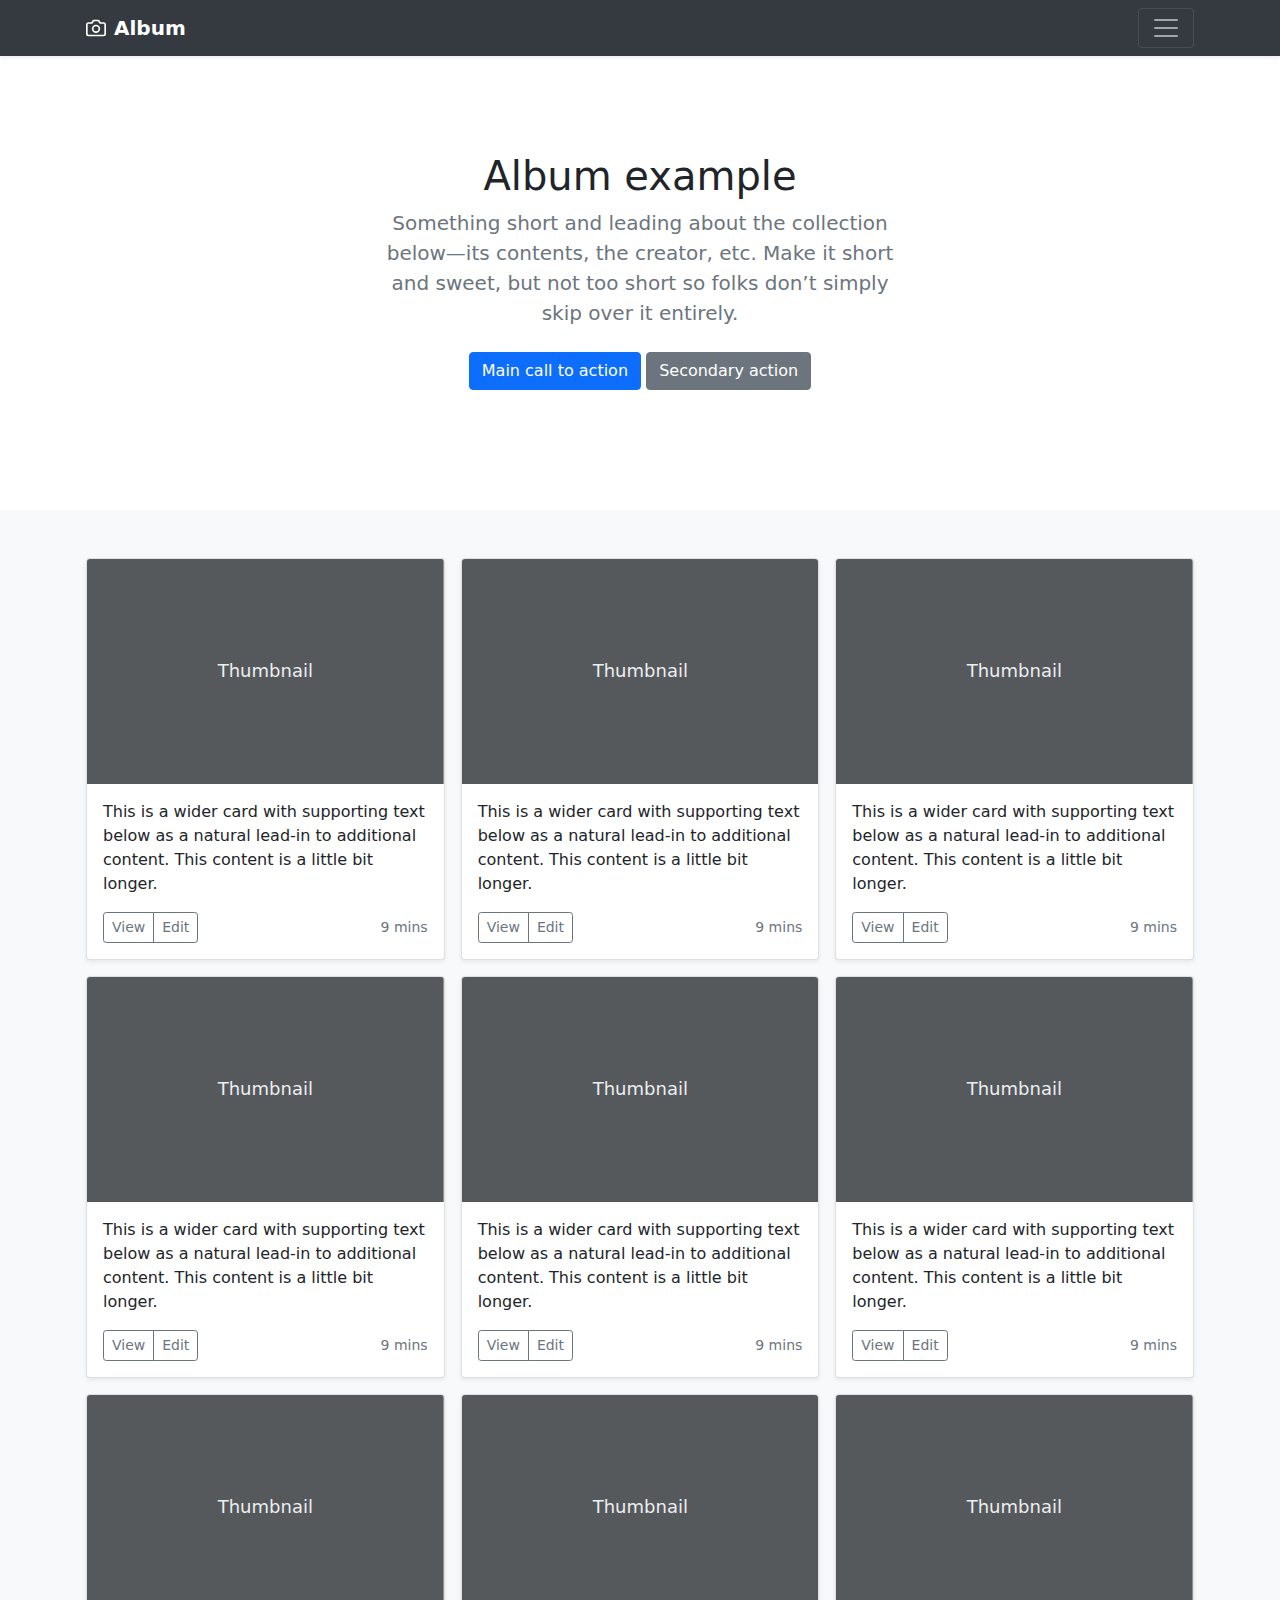
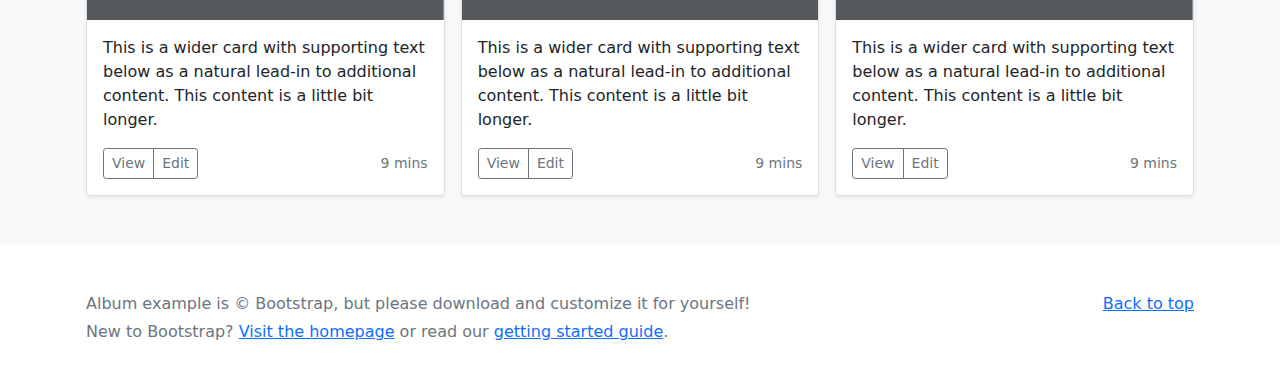
<file: bootstrap-5.0.0-alpha1-examples/bootstrap-5.0.0-alpha1-examples/album/index.html>
<!doctype html>
<html lang="en">
  <head>
    <meta charset="utf-8">
    <meta name="viewport" content="width=device-width, initial-scale=1">
    <meta name="description" content="">
    <meta name="author" content="Mark Otto, Jacob Thornton, and Bootstrap contributors">
    <meta name="generator" content="Hugo 0.72.0">
    <title>Album example · Bootstrap</title>

    <link rel="canonical" href="https://v5.getbootstrap.com/docs/5.0/examples/album/">

    

    <!-- Bootstrap core CSS -->
<link href="../assets/dist/css/bootstrap.min.css" rel="stylesheet">

    <style>
      .bd-placeholder-img {
        font-size: 1.125rem;
        text-anchor: middle;
        -webkit-user-select: none;
        -moz-user-select: none;
        -ms-user-select: none;
        user-select: none;
      }

      @media (min-width: 768px) {
        .bd-placeholder-img-lg {
          font-size: 3.5rem;
        }
      }
    </style>

    
  </head>
  <body>
    
<header>
  <div class="collapse bg-dark" id="navbarHeader">
    <div class="container">
      <div class="row">
        <div class="col-sm-8 col-md-7 py-4">
          <h4 class="text-white">About</h4>
          <p class="text-muted">Add some information about the album below, the author, or any other background context. Make it a few sentences long so folks can pick up some informative tidbits. Then, link them off to some social networking sites or contact information.</p>
        </div>
        <div class="col-sm-4 offset-md-1 py-4">
          <h4 class="text-white">Contact</h4>
          <ul class="list-unstyled">
            <li><a href="#" class="text-white">Follow on Twitter</a></li>
            <li><a href="#" class="text-white">Like on Facebook</a></li>
            <li><a href="#" class="text-white">Email me</a></li>
          </ul>
        </div>
      </div>
    </div>
  </div>
  <div class="navbar navbar-dark bg-dark shadow-sm">
    <div class="container">
      <a href="#" class="navbar-brand d-flex align-items-center">
        <svg xmlns="http://www.w3.org/2000/svg" width="20" height="20" fill="none" stroke="currentColor" stroke-linecap="round" stroke-linejoin="round" stroke-width="2" aria-hidden="true" class="mr-2" viewBox="0 0 24 24"><path d="M23 19a2 2 0 0 1-2 2H3a2 2 0 0 1-2-2V8a2 2 0 0 1 2-2h4l2-3h6l2 3h4a2 2 0 0 1 2 2z"/><circle cx="12" cy="13" r="4"/></svg>
        <strong>Album</strong>
      </a>
      <button class="navbar-toggler" type="button" data-toggle="collapse" data-target="#navbarHeader" aria-controls="navbarHeader" aria-expanded="false" aria-label="Toggle navigation">
        <span class="navbar-toggler-icon"></span>
      </button>
    </div>
  </div>
</header>

<main>

  <section class="py-5 text-center container">
    <div class="row py-lg-5">
      <div class="col-lg-6 col-md-8 mx-auto">
        <h1 class="font-weight-light">Album example</h1>
        <p class="lead text-muted">Something short and leading about the collection below—its contents, the creator, etc. Make it short and sweet, but not too short so folks don’t simply skip over it entirely.</p>
        <p>
          <a href="#" class="btn btn-primary my-2">Main call to action</a>
          <a href="#" class="btn btn-secondary my-2">Secondary action</a>
        </p>
      </div>
    </div>
  </section>

  <div class="album py-5 bg-light">
    <div class="container">

      <div class="row row-cols-1 row-cols-sm-2 row-cols-md-3 g-3">
        <div class="col">
          <div class="card shadow-sm">
            <svg class="bd-placeholder-img card-img-top" width="100%" height="225" xmlns="http://www.w3.org/2000/svg" aria-label="Placeholder: Thumbnail" preserveAspectRatio="xMidYMid slice" role="img" focusable="false"><title>Placeholder</title><rect width="100%" height="100%" fill="#55595c"/><text x="50%" y="50%" fill="#eceeef" dy=".3em">Thumbnail</text></svg>

            <div class="card-body">
              <p class="card-text">This is a wider card with supporting text below as a natural lead-in to additional content. This content is a little bit longer.</p>
              <div class="d-flex justify-content-between align-items-center">
                <div class="btn-group">
                  <button type="button" class="btn btn-sm btn-outline-secondary">View</button>
                  <button type="button" class="btn btn-sm btn-outline-secondary">Edit</button>
                </div>
                <small class="text-muted">9 mins</small>
              </div>
            </div>
          </div>
        </div>
        <div class="col">
          <div class="card shadow-sm">
            <svg class="bd-placeholder-img card-img-top" width="100%" height="225" xmlns="http://www.w3.org/2000/svg" aria-label="Placeholder: Thumbnail" preserveAspectRatio="xMidYMid slice" role="img" focusable="false"><title>Placeholder</title><rect width="100%" height="100%" fill="#55595c"/><text x="50%" y="50%" fill="#eceeef" dy=".3em">Thumbnail</text></svg>

            <div class="card-body">
              <p class="card-text">This is a wider card with supporting text below as a natural lead-in to additional content. This content is a little bit longer.</p>
              <div class="d-flex justify-content-between align-items-center">
                <div class="btn-group">
                  <button type="button" class="btn btn-sm btn-outline-secondary">View</button>
                  <button type="button" class="btn btn-sm btn-outline-secondary">Edit</button>
                </div>
                <small class="text-muted">9 mins</small>
              </div>
            </div>
          </div>
        </div>
        <div class="col">
          <div class="card shadow-sm">
            <svg class="bd-placeholder-img card-img-top" width="100%" height="225" xmlns="http://www.w3.org/2000/svg" aria-label="Placeholder: Thumbnail" preserveAspectRatio="xMidYMid slice" role="img" focusable="false"><title>Placeholder</title><rect width="100%" height="100%" fill="#55595c"/><text x="50%" y="50%" fill="#eceeef" dy=".3em">Thumbnail</text></svg>

            <div class="card-body">
              <p class="card-text">This is a wider card with supporting text below as a natural lead-in to additional content. This content is a little bit longer.</p>
              <div class="d-flex justify-content-between align-items-center">
                <div class="btn-group">
                  <button type="button" class="btn btn-sm btn-outline-secondary">View</button>
                  <button type="button" class="btn btn-sm btn-outline-secondary">Edit</button>
                </div>
                <small class="text-muted">9 mins</small>
              </div>
            </div>
          </div>
        </div>

        <div class="col">
          <div class="card shadow-sm">
            <svg class="bd-placeholder-img card-img-top" width="100%" height="225" xmlns="http://www.w3.org/2000/svg" aria-label="Placeholder: Thumbnail" preserveAspectRatio="xMidYMid slice" role="img" focusable="false"><title>Placeholder</title><rect width="100%" height="100%" fill="#55595c"/><text x="50%" y="50%" fill="#eceeef" dy=".3em">Thumbnail</text></svg>

            <div class="card-body">
              <p class="card-text">This is a wider card with supporting text below as a natural lead-in to additional content. This content is a little bit longer.</p>
              <div class="d-flex justify-content-between align-items-center">
                <div class="btn-group">
                  <button type="button" class="btn btn-sm btn-outline-secondary">View</button>
                  <button type="button" class="btn btn-sm btn-outline-secondary">Edit</button>
                </div>
                <small class="text-muted">9 mins</small>
              </div>
            </div>
          </div>
        </div>
        <div class="col">
          <div class="card shadow-sm">
            <svg class="bd-placeholder-img card-img-top" width="100%" height="225" xmlns="http://www.w3.org/2000/svg" aria-label="Placeholder: Thumbnail" preserveAspectRatio="xMidYMid slice" role="img" focusable="false"><title>Placeholder</title><rect width="100%" height="100%" fill="#55595c"/><text x="50%" y="50%" fill="#eceeef" dy=".3em">Thumbnail</text></svg>

            <div class="card-body">
              <p class="card-text">This is a wider card with supporting text below as a natural lead-in to additional content. This content is a little bit longer.</p>
              <div class="d-flex justify-content-between align-items-center">
                <div class="btn-group">
                  <button type="button" class="btn btn-sm btn-outline-secondary">View</button>
                  <button type="button" class="btn btn-sm btn-outline-secondary">Edit</button>
                </div>
                <small class="text-muted">9 mins</small>
              </div>
            </div>
          </div>
        </div>
        <div class="col">
          <div class="card shadow-sm">
            <svg class="bd-placeholder-img card-img-top" width="100%" height="225" xmlns="http://www.w3.org/2000/svg" aria-label="Placeholder: Thumbnail" preserveAspectRatio="xMidYMid slice" role="img" focusable="false"><title>Placeholder</title><rect width="100%" height="100%" fill="#55595c"/><text x="50%" y="50%" fill="#eceeef" dy=".3em">Thumbnail</text></svg>

            <div class="card-body">
              <p class="card-text">This is a wider card with supporting text below as a natural lead-in to additional content. This content is a little bit longer.</p>
              <div class="d-flex justify-content-between align-items-center">
                <div class="btn-group">
                  <button type="button" class="btn btn-sm btn-outline-secondary">View</button>
                  <button type="button" class="btn btn-sm btn-outline-secondary">Edit</button>
                </div>
                <small class="text-muted">9 mins</small>
              </div>
            </div>
          </div>
        </div>

        <div class="col">
          <div class="card shadow-sm">
            <svg class="bd-placeholder-img card-img-top" width="100%" height="225" xmlns="http://www.w3.org/2000/svg" aria-label="Placeholder: Thumbnail" preserveAspectRatio="xMidYMid slice" role="img" focusable="false"><title>Placeholder</title><rect width="100%" height="100%" fill="#55595c"/><text x="50%" y="50%" fill="#eceeef" dy=".3em">Thumbnail</text></svg>

            <div class="card-body">
              <p class="card-text">This is a wider card with supporting text below as a natural lead-in to additional content. This content is a little bit longer.</p>
              <div class="d-flex justify-content-between align-items-center">
                <div class="btn-group">
                  <button type="button" class="btn btn-sm btn-outline-secondary">View</button>
                  <button type="button" class="btn btn-sm btn-outline-secondary">Edit</button>
                </div>
                <small class="text-muted">9 mins</small>
              </div>
            </div>
          </div>
        </div>
        <div class="col">
          <div class="card shadow-sm">
            <svg class="bd-placeholder-img card-img-top" width="100%" height="225" xmlns="http://www.w3.org/2000/svg" aria-label="Placeholder: Thumbnail" preserveAspectRatio="xMidYMid slice" role="img" focusable="false"><title>Placeholder</title><rect width="100%" height="100%" fill="#55595c"/><text x="50%" y="50%" fill="#eceeef" dy=".3em">Thumbnail</text></svg>

            <div class="card-body">
              <p class="card-text">This is a wider card with supporting text below as a natural lead-in to additional content. This content is a little bit longer.</p>
              <div class="d-flex justify-content-between align-items-center">
                <div class="btn-group">
                  <button type="button" class="btn btn-sm btn-outline-secondary">View</button>
                  <button type="button" class="btn btn-sm btn-outline-secondary">Edit</button>
                </div>
                <small class="text-muted">9 mins</small>
              </div>
            </div>
          </div>
        </div>
        <div class="col">
          <div class="card shadow-sm">
            <svg class="bd-placeholder-img card-img-top" width="100%" height="225" xmlns="http://www.w3.org/2000/svg" aria-label="Placeholder: Thumbnail" preserveAspectRatio="xMidYMid slice" role="img" focusable="false"><title>Placeholder</title><rect width="100%" height="100%" fill="#55595c"/><text x="50%" y="50%" fill="#eceeef" dy=".3em">Thumbnail</text></svg>

            <div class="card-body">
              <p class="card-text">This is a wider card with supporting text below as a natural lead-in to additional content. This content is a little bit longer.</p>
              <div class="d-flex justify-content-between align-items-center">
                <div class="btn-group">
                  <button type="button" class="btn btn-sm btn-outline-secondary">View</button>
                  <button type="button" class="btn btn-sm btn-outline-secondary">Edit</button>
                </div>
                <small class="text-muted">9 mins</small>
              </div>
            </div>
          </div>
        </div>
      </div>
    </div>
  </div>

</main>

<footer class="text-muted py-5">
  <div class="container">
    <p class="float-right mb-1">
      <a href="#">Back to top</a>
    </p>
    <p class="mb-1">Album example is &copy; Bootstrap, but please download and customize it for yourself!</p>
    <p class="mb-0">New to Bootstrap? <a href="/">Visit the homepage</a> or read our <a href="../getting-started/introduction/">getting started guide</a>.</p>
  </div>
</footer>


    <script src="../assets/dist/js/bootstrap.bundle.min.js"></script>

      
  </body>
</html>
</file>
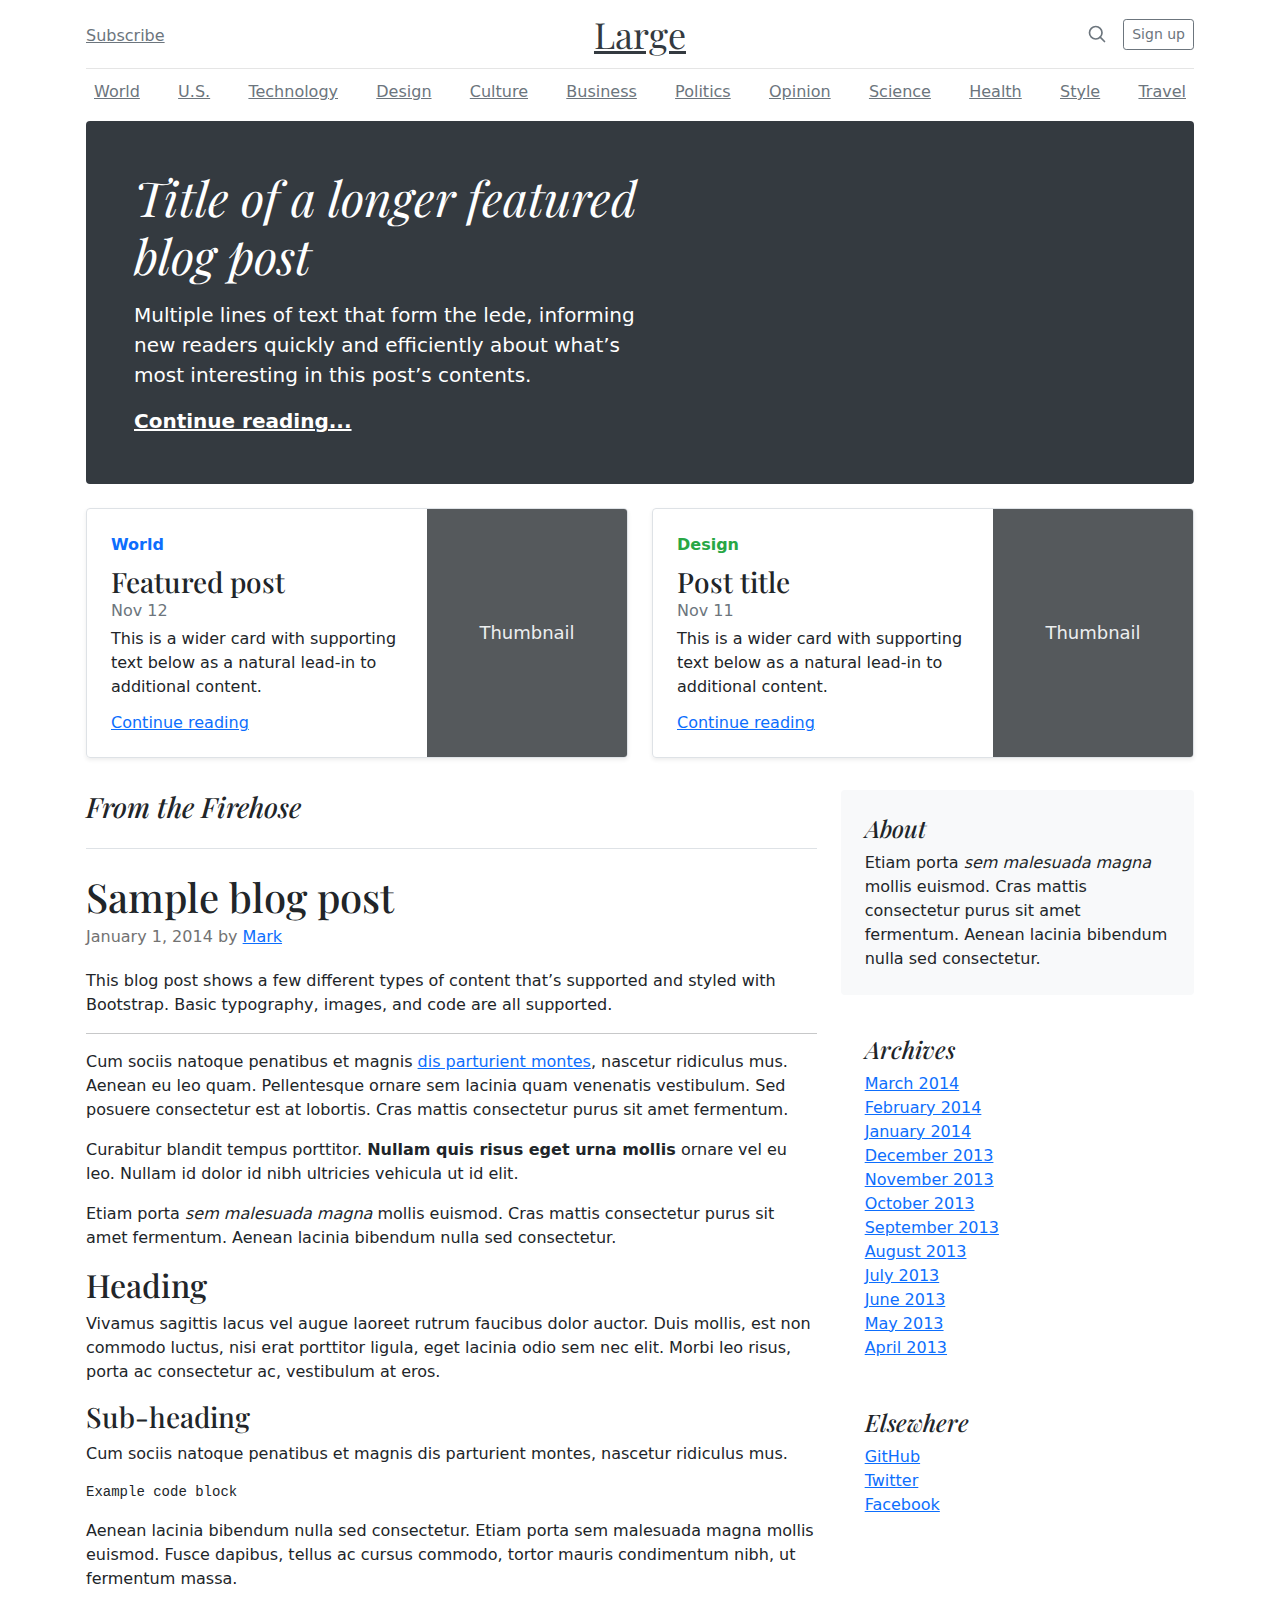
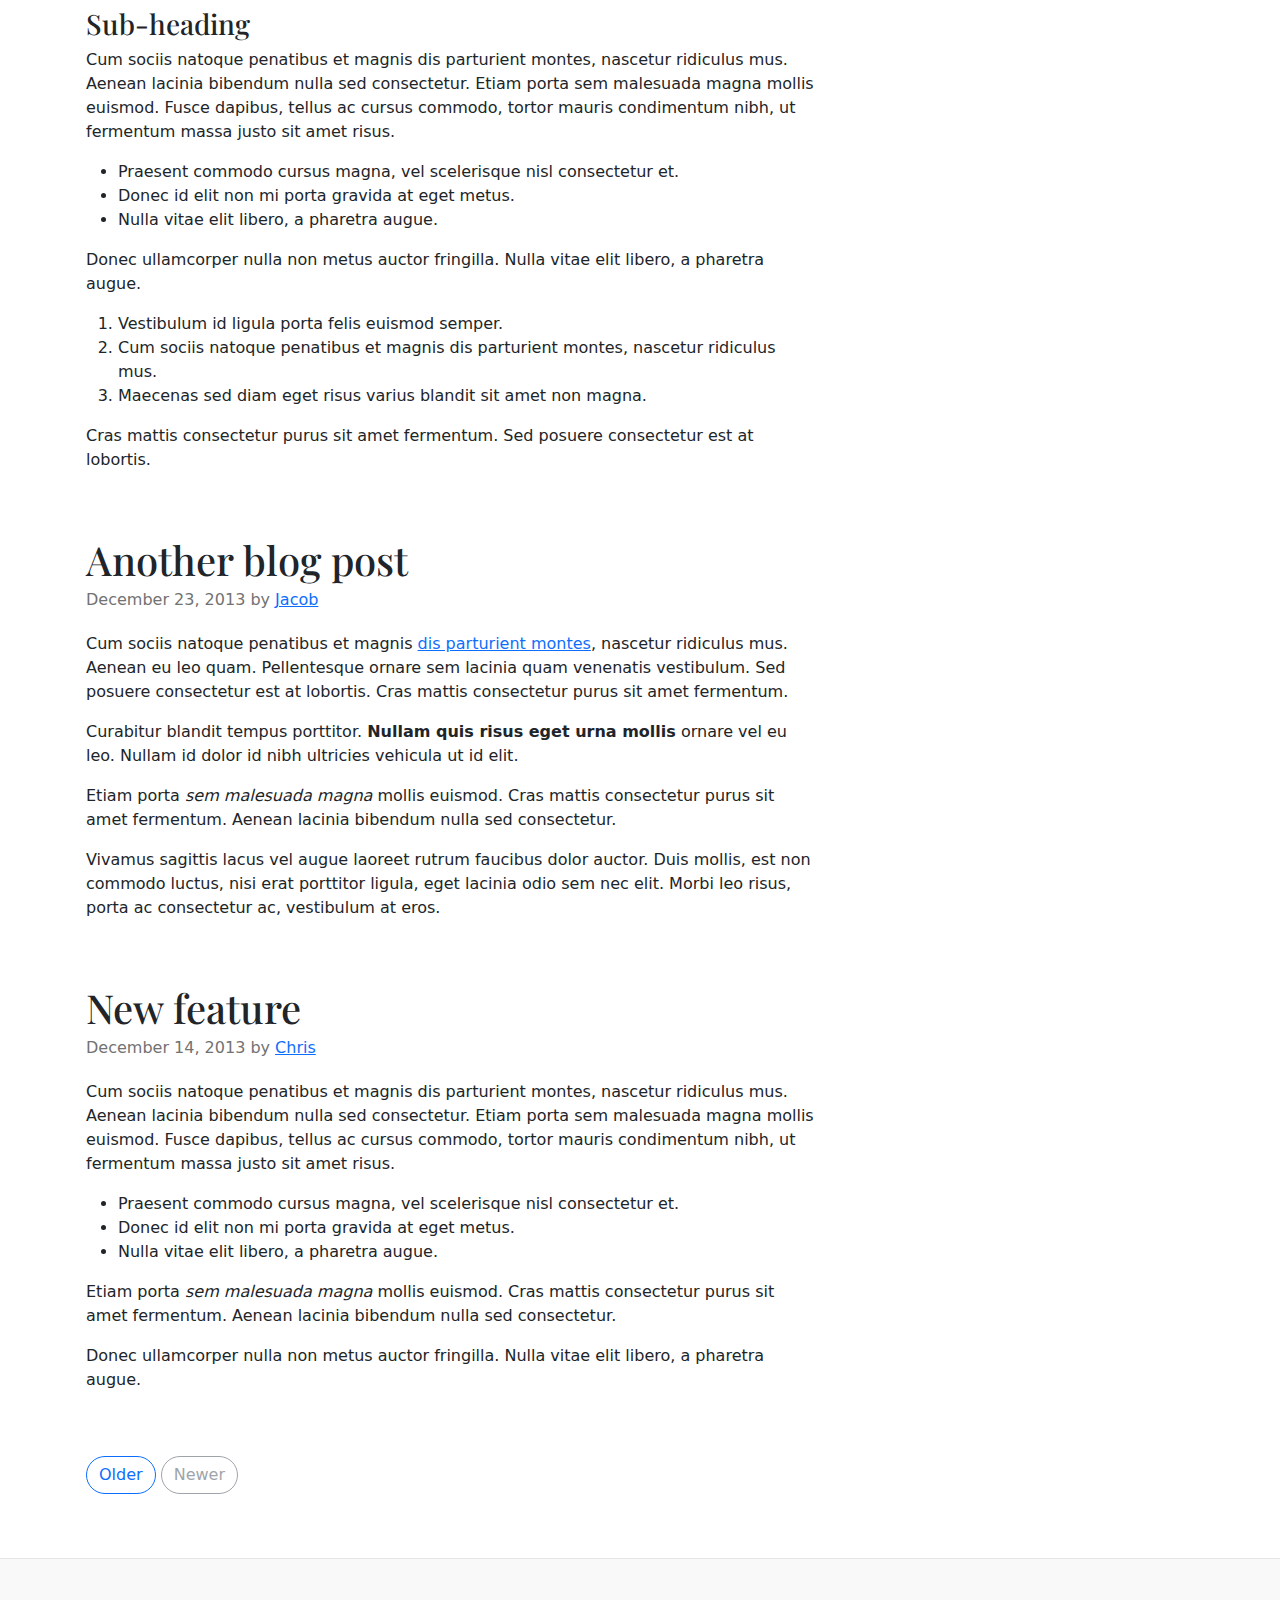
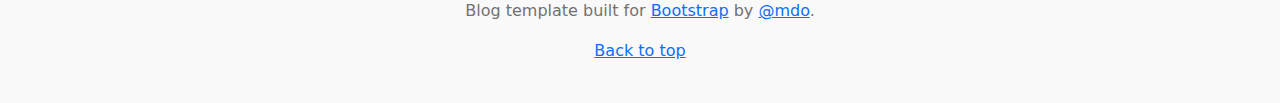
<file: bootstrap-5.0.0-alpha1-examples/bootstrap-5.0.0-alpha1-examples/blog/index.html>
<!doctype html>
<html lang="en">
  <head>
    <meta charset="utf-8">
    <meta name="viewport" content="width=device-width, initial-scale=1">
    <meta name="description" content="">
    <meta name="author" content="Mark Otto, Jacob Thornton, and Bootstrap contributors">
    <meta name="generator" content="Hugo 0.72.0">
    <title>Blog Template · Bootstrap</title>

    <link rel="canonical" href="https://v5.getbootstrap.com/docs/5.0/examples/blog/">

    

    <!-- Bootstrap core CSS -->
<link href="../assets/dist/css/bootstrap.min.css" rel="stylesheet">

    <style>
      .bd-placeholder-img {
        font-size: 1.125rem;
        text-anchor: middle;
        -webkit-user-select: none;
        -moz-user-select: none;
        -ms-user-select: none;
        user-select: none;
      }

      @media (min-width: 768px) {
        .bd-placeholder-img-lg {
          font-size: 3.5rem;
        }
      }
    </style>

    
    <!-- Custom styles for this template -->
    <link href="https://fonts.googleapis.com/css?family=Playfair&#43;Display:700,900&amp;display=swap" rel="stylesheet">
    <!-- Custom styles for this template -->
    <link href="blog.css" rel="stylesheet">
  </head>
  <body>
    
<div class="container">
  <header class="blog-header py-3">
    <div class="row flex-nowrap justify-content-between align-items-center">
      <div class="col-4 pt-1">
        <a class="link-secondary" href="#">Subscribe</a>
      </div>
      <div class="col-4 text-center">
        <a class="blog-header-logo text-dark" href="#">Large</a>
      </div>
      <div class="col-4 d-flex justify-content-end align-items-center">
        <a class="link-secondary" href="#" aria-label="Search">
          <svg xmlns="http://www.w3.org/2000/svg" width="20" height="20" fill="none" stroke="currentColor" stroke-linecap="round" stroke-linejoin="round" stroke-width="2" class="mx-3" role="img" viewBox="0 0 24 24"><title>Search</title><circle cx="10.5" cy="10.5" r="7.5"/><path d="M21 21l-5.2-5.2"/></svg>
        </a>
        <a class="btn btn-sm btn-outline-secondary" href="#">Sign up</a>
      </div>
    </div>
  </header>

  <div class="nav-scroller py-1 mb-2">
    <nav class="nav d-flex justify-content-between">
      <a class="p-2 link-secondary" href="#">World</a>
      <a class="p-2 link-secondary" href="#">U.S.</a>
      <a class="p-2 link-secondary" href="#">Technology</a>
      <a class="p-2 link-secondary" href="#">Design</a>
      <a class="p-2 link-secondary" href="#">Culture</a>
      <a class="p-2 link-secondary" href="#">Business</a>
      <a class="p-2 link-secondary" href="#">Politics</a>
      <a class="p-2 link-secondary" href="#">Opinion</a>
      <a class="p-2 link-secondary" href="#">Science</a>
      <a class="p-2 link-secondary" href="#">Health</a>
      <a class="p-2 link-secondary" href="#">Style</a>
      <a class="p-2 link-secondary" href="#">Travel</a>
    </nav>
  </div>

  <div class="p-4 p-md-5 mb-4 text-white rounded bg-dark">
    <div class="col-md-6 px-0">
      <h1 class="display-4 font-italic">Title of a longer featured blog post</h1>
      <p class="lead my-3">Multiple lines of text that form the lede, informing new readers quickly and efficiently about what’s most interesting in this post’s contents.</p>
      <p class="lead mb-0"><a href="#" class="text-white font-weight-bold">Continue reading...</a></p>
    </div>
  </div>

  <div class="row mb-2">
    <div class="col-md-6">
      <div class="row g-0 border rounded overflow-hidden flex-md-row mb-4 shadow-sm h-md-250 position-relative">
        <div class="col p-4 d-flex flex-column position-static">
          <strong class="d-inline-block mb-2 text-primary">World</strong>
          <h3 class="mb-0">Featured post</h3>
          <div class="mb-1 text-muted">Nov 12</div>
          <p class="card-text mb-auto">This is a wider card with supporting text below as a natural lead-in to additional content.</p>
          <a href="#" class="stretched-link">Continue reading</a>
        </div>
        <div class="col-auto d-none d-lg-block">
          <svg class="bd-placeholder-img" width="200" height="250" xmlns="http://www.w3.org/2000/svg" aria-label="Placeholder: Thumbnail" preserveAspectRatio="xMidYMid slice" role="img" focusable="false"><title>Placeholder</title><rect width="100%" height="100%" fill="#55595c"/><text x="50%" y="50%" fill="#eceeef" dy=".3em">Thumbnail</text></svg>

        </div>
      </div>
    </div>
    <div class="col-md-6">
      <div class="row g-0 border rounded overflow-hidden flex-md-row mb-4 shadow-sm h-md-250 position-relative">
        <div class="col p-4 d-flex flex-column position-static">
          <strong class="d-inline-block mb-2 text-success">Design</strong>
          <h3 class="mb-0">Post title</h3>
          <div class="mb-1 text-muted">Nov 11</div>
          <p class="mb-auto">This is a wider card with supporting text below as a natural lead-in to additional content.</p>
          <a href="#" class="stretched-link">Continue reading</a>
        </div>
        <div class="col-auto d-none d-lg-block">
          <svg class="bd-placeholder-img" width="200" height="250" xmlns="http://www.w3.org/2000/svg" aria-label="Placeholder: Thumbnail" preserveAspectRatio="xMidYMid slice" role="img" focusable="false"><title>Placeholder</title><rect width="100%" height="100%" fill="#55595c"/><text x="50%" y="50%" fill="#eceeef" dy=".3em">Thumbnail</text></svg>

        </div>
      </div>
    </div>
  </div>
</div>

<main class="container">
  <div class="row">
    <div class="col-md-8">
      <h3 class="pb-4 mb-4 font-italic border-bottom">
        From the Firehose
      </h3>

      <div class="blog-post">
        <h2 class="blog-post-title">Sample blog post</h2>
        <p class="blog-post-meta">January 1, 2014 by <a href="#">Mark</a></p>

        <p>This blog post shows a few different types of content that’s supported and styled with Bootstrap. Basic typography, images, and code are all supported.</p>
        <hr>
        <p>Cum sociis natoque penatibus et magnis <a href="#">dis parturient montes</a>, nascetur ridiculus mus. Aenean eu leo quam. Pellentesque ornare sem lacinia quam venenatis vestibulum. Sed posuere consectetur est at lobortis. Cras mattis consectetur purus sit amet fermentum.</p>
        <blockquote>
          <p>Curabitur blandit tempus porttitor. <strong>Nullam quis risus eget urna mollis</strong> ornare vel eu leo. Nullam id dolor id nibh ultricies vehicula ut id elit.</p>
        </blockquote>
        <p>Etiam porta <em>sem malesuada magna</em> mollis euismod. Cras mattis consectetur purus sit amet fermentum. Aenean lacinia bibendum nulla sed consectetur.</p>
        <h2>Heading</h2>
        <p>Vivamus sagittis lacus vel augue laoreet rutrum faucibus dolor auctor. Duis mollis, est non commodo luctus, nisi erat porttitor ligula, eget lacinia odio sem nec elit. Morbi leo risus, porta ac consectetur ac, vestibulum at eros.</p>
        <h3>Sub-heading</h3>
        <p>Cum sociis natoque penatibus et magnis dis parturient montes, nascetur ridiculus mus.</p>
        <pre><code>Example code block</code></pre>
        <p>Aenean lacinia bibendum nulla sed consectetur. Etiam porta sem malesuada magna mollis euismod. Fusce dapibus, tellus ac cursus commodo, tortor mauris condimentum nibh, ut fermentum massa.</p>
        <h3>Sub-heading</h3>
        <p>Cum sociis natoque penatibus et magnis dis parturient montes, nascetur ridiculus mus. Aenean lacinia bibendum nulla sed consectetur. Etiam porta sem malesuada magna mollis euismod. Fusce dapibus, tellus ac cursus commodo, tortor mauris condimentum nibh, ut fermentum massa justo sit amet risus.</p>
        <ul>
          <li>Praesent commodo cursus magna, vel scelerisque nisl consectetur et.</li>
          <li>Donec id elit non mi porta gravida at eget metus.</li>
          <li>Nulla vitae elit libero, a pharetra augue.</li>
        </ul>
        <p>Donec ullamcorper nulla non metus auctor fringilla. Nulla vitae elit libero, a pharetra augue.</p>
        <ol>
          <li>Vestibulum id ligula porta felis euismod semper.</li>
          <li>Cum sociis natoque penatibus et magnis dis parturient montes, nascetur ridiculus mus.</li>
          <li>Maecenas sed diam eget risus varius blandit sit amet non magna.</li>
        </ol>
        <p>Cras mattis consectetur purus sit amet fermentum. Sed posuere consectetur est at lobortis.</p>
      </div><!-- /.blog-post -->

      <div class="blog-post">
        <h2 class="blog-post-title">Another blog post</h2>
        <p class="blog-post-meta">December 23, 2013 by <a href="#">Jacob</a></p>

        <p>Cum sociis natoque penatibus et magnis <a href="#">dis parturient montes</a>, nascetur ridiculus mus. Aenean eu leo quam. Pellentesque ornare sem lacinia quam venenatis vestibulum. Sed posuere consectetur est at lobortis. Cras mattis consectetur purus sit amet fermentum.</p>
        <blockquote>
          <p>Curabitur blandit tempus porttitor. <strong>Nullam quis risus eget urna mollis</strong> ornare vel eu leo. Nullam id dolor id nibh ultricies vehicula ut id elit.</p>
        </blockquote>
        <p>Etiam porta <em>sem malesuada magna</em> mollis euismod. Cras mattis consectetur purus sit amet fermentum. Aenean lacinia bibendum nulla sed consectetur.</p>
        <p>Vivamus sagittis lacus vel augue laoreet rutrum faucibus dolor auctor. Duis mollis, est non commodo luctus, nisi erat porttitor ligula, eget lacinia odio sem nec elit. Morbi leo risus, porta ac consectetur ac, vestibulum at eros.</p>
      </div><!-- /.blog-post -->

      <div class="blog-post">
        <h2 class="blog-post-title">New feature</h2>
        <p class="blog-post-meta">December 14, 2013 by <a href="#">Chris</a></p>

        <p>Cum sociis natoque penatibus et magnis dis parturient montes, nascetur ridiculus mus. Aenean lacinia bibendum nulla sed consectetur. Etiam porta sem malesuada magna mollis euismod. Fusce dapibus, tellus ac cursus commodo, tortor mauris condimentum nibh, ut fermentum massa justo sit amet risus.</p>
        <ul>
          <li>Praesent commodo cursus magna, vel scelerisque nisl consectetur et.</li>
          <li>Donec id elit non mi porta gravida at eget metus.</li>
          <li>Nulla vitae elit libero, a pharetra augue.</li>
        </ul>
        <p>Etiam porta <em>sem malesuada magna</em> mollis euismod. Cras mattis consectetur purus sit amet fermentum. Aenean lacinia bibendum nulla sed consectetur.</p>
        <p>Donec ullamcorper nulla non metus auctor fringilla. Nulla vitae elit libero, a pharetra augue.</p>
      </div><!-- /.blog-post -->

      <nav class="blog-pagination">
        <a class="btn btn-outline-primary" href="#">Older</a>
        <a class="btn btn-outline-secondary disabled" href="#" tabindex="-1" aria-disabled="true">Newer</a>
      </nav>

    </div>

    <aside class="col-md-4">
      <div class="p-4 mb-3 bg-light rounded">
        <h4 class="font-italic">About</h4>
        <p class="mb-0">Etiam porta <em>sem malesuada magna</em> mollis euismod. Cras mattis consectetur purus sit amet fermentum. Aenean lacinia bibendum nulla sed consectetur.</p>
      </div>

      <div class="p-4">
        <h4 class="font-italic">Archives</h4>
        <ol class="list-unstyled mb-0">
          <li><a href="#">March 2014</a></li>
          <li><a href="#">February 2014</a></li>
          <li><a href="#">January 2014</a></li>
          <li><a href="#">December 2013</a></li>
          <li><a href="#">November 2013</a></li>
          <li><a href="#">October 2013</a></li>
          <li><a href="#">September 2013</a></li>
          <li><a href="#">August 2013</a></li>
          <li><a href="#">July 2013</a></li>
          <li><a href="#">June 2013</a></li>
          <li><a href="#">May 2013</a></li>
          <li><a href="#">April 2013</a></li>
        </ol>
      </div>

      <div class="p-4">
        <h4 class="font-italic">Elsewhere</h4>
        <ol class="list-unstyled">
          <li><a href="#">GitHub</a></li>
          <li><a href="#">Twitter</a></li>
          <li><a href="#">Facebook</a></li>
        </ol>
      </div>
    </aside>

  </div><!-- /.row -->

</main><!-- /.container -->

<footer class="blog-footer">
  <p>Blog template built for <a href="https://getbootstrap.com/">Bootstrap</a> by <a href="https://twitter.com/mdo">@mdo</a>.</p>
  <p>
    <a href="#">Back to top</a>
  </p>
</footer>


    
  </body>
</html>
</file>
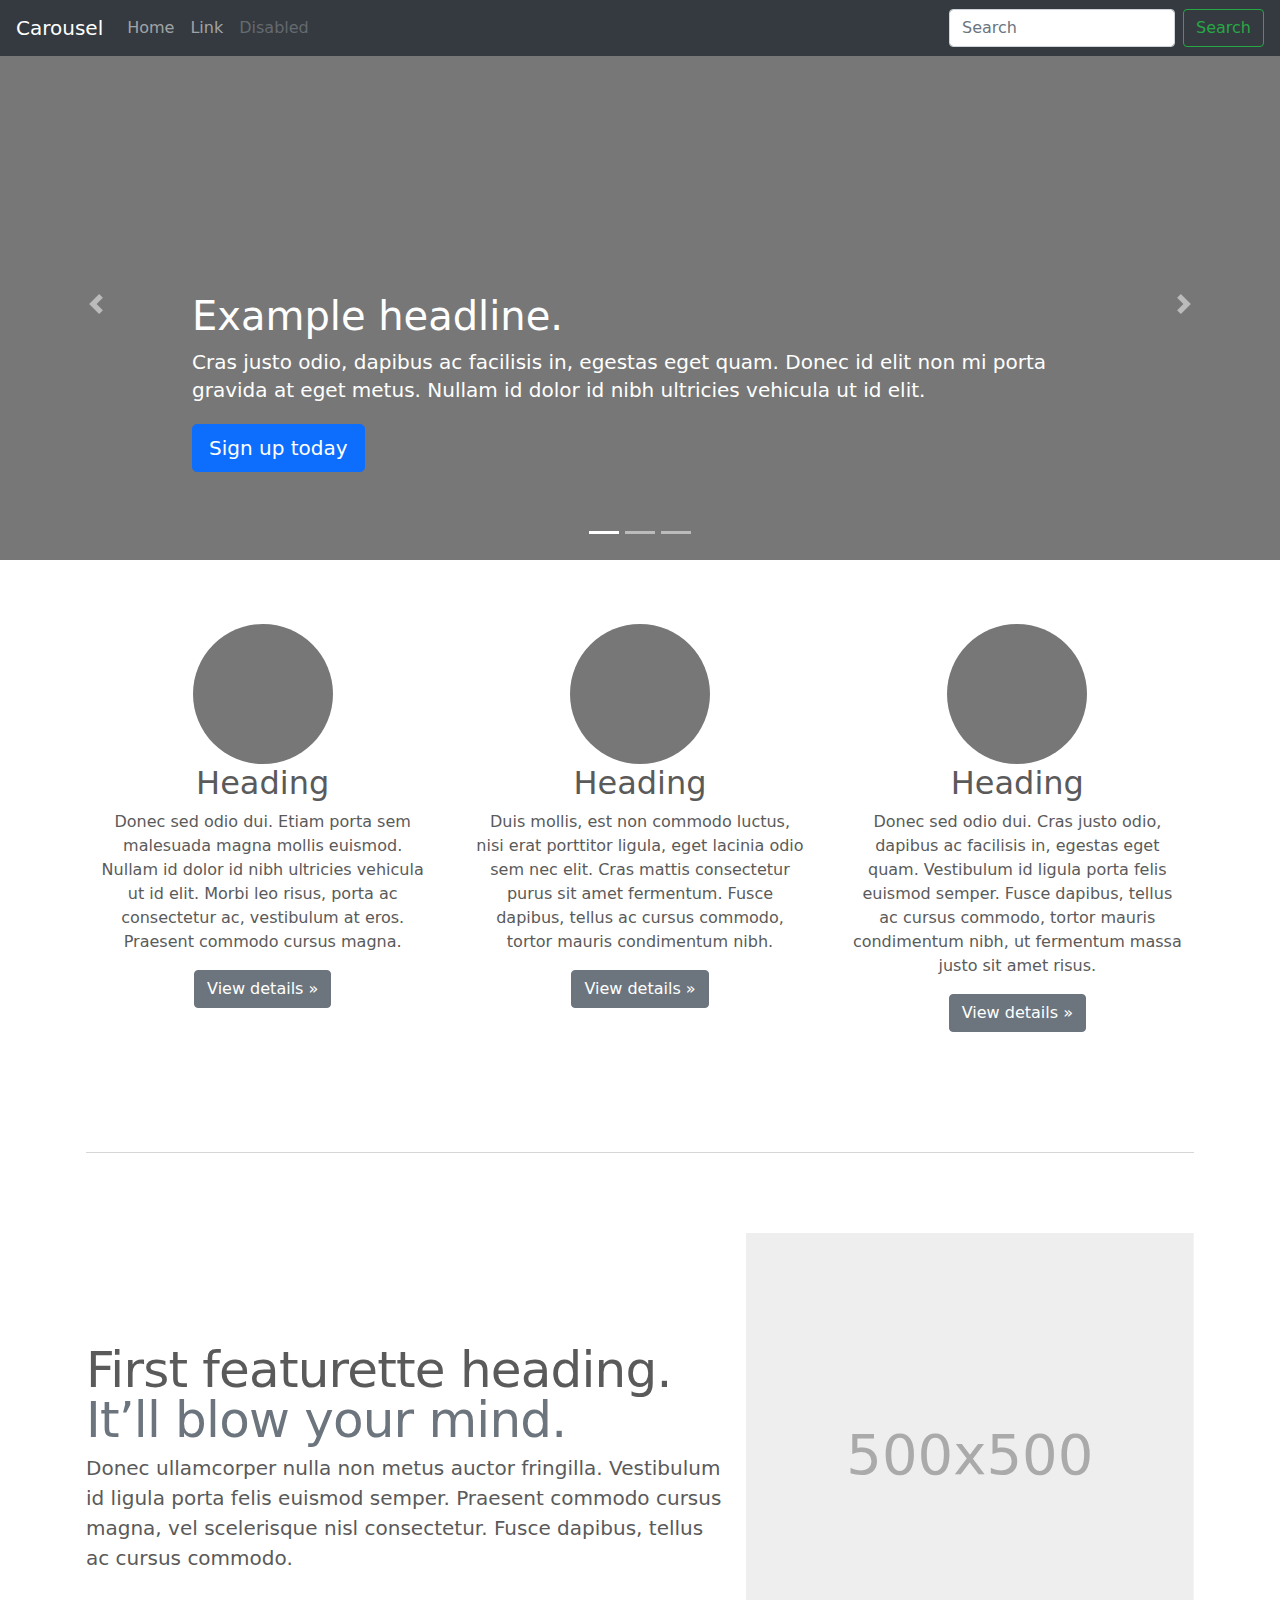
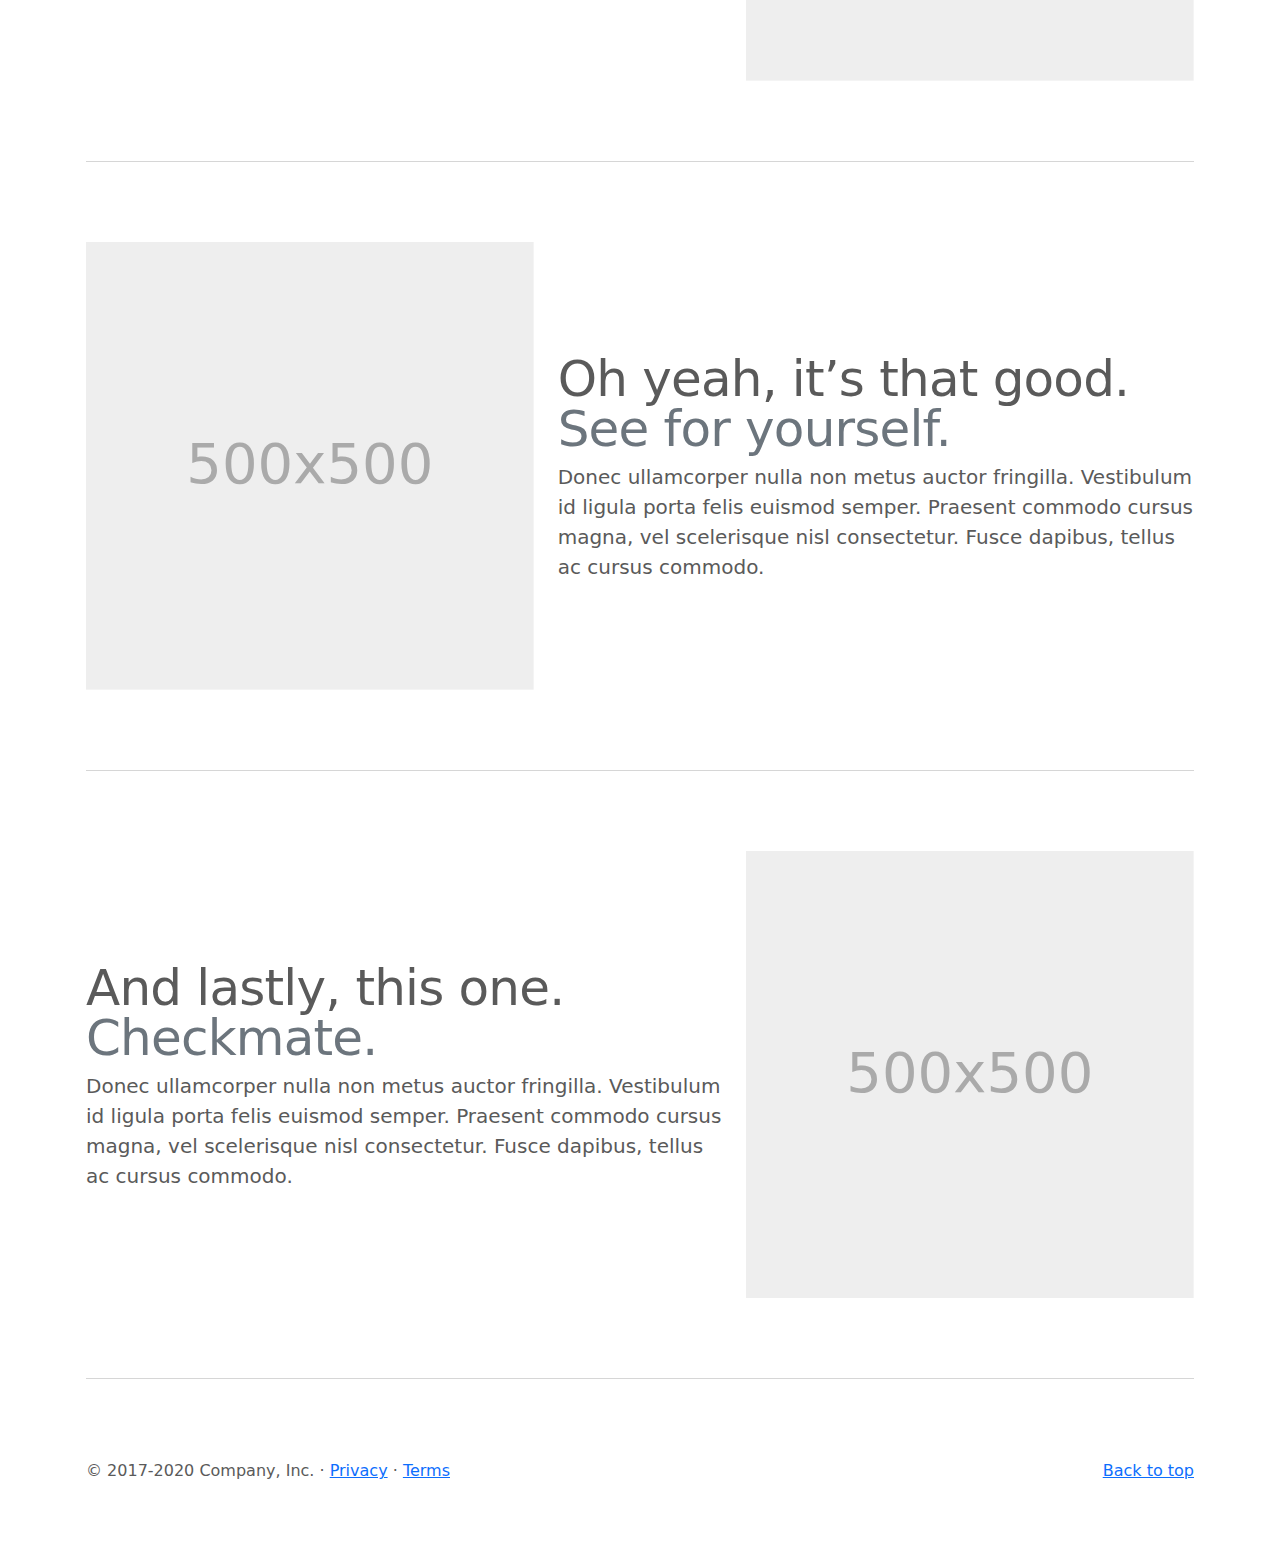
<file: bootstrap-5.0.0-alpha1-examples/bootstrap-5.0.0-alpha1-examples/carousel/index.html>
<!doctype html>
<html lang="en">
  <head>
    <meta charset="utf-8">
    <meta name="viewport" content="width=device-width, initial-scale=1">
    <meta name="description" content="">
    <meta name="author" content="Mark Otto, Jacob Thornton, and Bootstrap contributors">
    <meta name="generator" content="Hugo 0.72.0">
    <title>Carousel Template · Bootstrap</title>

    <link rel="canonical" href="https://v5.getbootstrap.com/docs/5.0/examples/carousel/">

    

    <!-- Bootstrap core CSS -->
<link href="../assets/dist/css/bootstrap.min.css" rel="stylesheet">

    <style>
      .bd-placeholder-img {
        font-size: 1.125rem;
        text-anchor: middle;
        -webkit-user-select: none;
        -moz-user-select: none;
        -ms-user-select: none;
        user-select: none;
      }

      @media (min-width: 768px) {
        .bd-placeholder-img-lg {
          font-size: 3.5rem;
        }
      }
    </style>

    
    <!-- Custom styles for this template -->
    <link href="carousel.css" rel="stylesheet">
  </head>
  <body>
    
<header>
  <nav class="navbar navbar-expand-md navbar-dark fixed-top bg-dark">
    <div class="container-fluid">
      <a class="navbar-brand" href="#">Carousel</a>
      <button class="navbar-toggler" type="button" data-toggle="collapse" data-target="#navbarCollapse" aria-controls="navbarCollapse" aria-expanded="false" aria-label="Toggle navigation">
        <span class="navbar-toggler-icon"></span>
      </button>
      <div class="collapse navbar-collapse" id="navbarCollapse">
        <ul class="navbar-nav mr-auto mb-2 mb-md-0">
          <li class="nav-item active">
            <a class="nav-link" aria-current="page" href="#">Home</a>
          </li>
          <li class="nav-item">
            <a class="nav-link" href="#">Link</a>
          </li>
          <li class="nav-item">
            <a class="nav-link disabled" href="#" tabindex="-1" aria-disabled="true">Disabled</a>
          </li>
        </ul>
        <form class="d-flex">
          <input class="form-control mr-2" type="search" placeholder="Search" aria-label="Search">
          <button class="btn btn-outline-success" type="submit">Search</button>
        </form>
      </div>
    </div>
  </nav>
</header>

<main>

  <div id="myCarousel" class="carousel slide" data-ride="carousel">
    <ol class="carousel-indicators">
      <li data-target="#myCarousel" data-slide-to="0" class="active"></li>
      <li data-target="#myCarousel" data-slide-to="1"></li>
      <li data-target="#myCarousel" data-slide-to="2"></li>
    </ol>
    <div class="carousel-inner">
      <div class="carousel-item active">
        <svg class="bd-placeholder-img" width="100%" height="100%" xmlns="http://www.w3.org/2000/svg" preserveAspectRatio="xMidYMid slice" role="img" focusable="false"><rect width="100%" height="100%" fill="#777"/></svg>

        <div class="container">
          <div class="carousel-caption text-left">
            <h1>Example headline.</h1>
            <p>Cras justo odio, dapibus ac facilisis in, egestas eget quam. Donec id elit non mi porta gravida at eget metus. Nullam id dolor id nibh ultricies vehicula ut id elit.</p>
            <p><a class="btn btn-lg btn-primary" href="#" role="button">Sign up today</a></p>
          </div>
        </div>
      </div>
      <div class="carousel-item">
        <svg class="bd-placeholder-img" width="100%" height="100%" xmlns="http://www.w3.org/2000/svg" preserveAspectRatio="xMidYMid slice" role="img" focusable="false"><rect width="100%" height="100%" fill="#777"/></svg>

        <div class="container">
          <div class="carousel-caption">
            <h1>Another example headline.</h1>
            <p>Cras justo odio, dapibus ac facilisis in, egestas eget quam. Donec id elit non mi porta gravida at eget metus. Nullam id dolor id nibh ultricies vehicula ut id elit.</p>
            <p><a class="btn btn-lg btn-primary" href="#" role="button">Learn more</a></p>
          </div>
        </div>
      </div>
      <div class="carousel-item">
        <svg class="bd-placeholder-img" width="100%" height="100%" xmlns="http://www.w3.org/2000/svg" preserveAspectRatio="xMidYMid slice" role="img" focusable="false"><rect width="100%" height="100%" fill="#777"/></svg>

        <div class="container">
          <div class="carousel-caption text-right">
            <h1>One more for good measure.</h1>
            <p>Cras justo odio, dapibus ac facilisis in, egestas eget quam. Donec id elit non mi porta gravida at eget metus. Nullam id dolor id nibh ultricies vehicula ut id elit.</p>
            <p><a class="btn btn-lg btn-primary" href="#" role="button">Browse gallery</a></p>
          </div>
        </div>
      </div>
    </div>
    <a class="carousel-control-prev" href="#myCarousel" role="button" data-slide="prev">
      <span class="carousel-control-prev-icon" aria-hidden="true"></span>
      <span class="sr-only">Previous</span>
    </a>
    <a class="carousel-control-next" href="#myCarousel" role="button" data-slide="next">
      <span class="carousel-control-next-icon" aria-hidden="true"></span>
      <span class="sr-only">Next</span>
    </a>
  </div>


  <!-- Marketing messaging and featurettes
  ================================================== -->
  <!-- Wrap the rest of the page in another container to center all the content. -->

  <div class="container marketing">

    <!-- Three columns of text below the carousel -->
    <div class="row">
      <div class="col-lg-4">
        <svg class="bd-placeholder-img rounded-circle" width="140" height="140" xmlns="http://www.w3.org/2000/svg" aria-label="Placeholder: 140x140" preserveAspectRatio="xMidYMid slice" role="img" focusable="false"><title>Placeholder</title><rect width="100%" height="100%" fill="#777"/><text x="50%" y="50%" fill="#777" dy=".3em">140x140</text></svg>

        <h2>Heading</h2>
        <p>Donec sed odio dui. Etiam porta sem malesuada magna mollis euismod. Nullam id dolor id nibh ultricies vehicula ut id elit. Morbi leo risus, porta ac consectetur ac, vestibulum at eros. Praesent commodo cursus magna.</p>
        <p><a class="btn btn-secondary" href="#" role="button">View details &raquo;</a></p>
      </div><!-- /.col-lg-4 -->
      <div class="col-lg-4">
        <svg class="bd-placeholder-img rounded-circle" width="140" height="140" xmlns="http://www.w3.org/2000/svg" aria-label="Placeholder: 140x140" preserveAspectRatio="xMidYMid slice" role="img" focusable="false"><title>Placeholder</title><rect width="100%" height="100%" fill="#777"/><text x="50%" y="50%" fill="#777" dy=".3em">140x140</text></svg>

        <h2>Heading</h2>
        <p>Duis mollis, est non commodo luctus, nisi erat porttitor ligula, eget lacinia odio sem nec elit. Cras mattis consectetur purus sit amet fermentum. Fusce dapibus, tellus ac cursus commodo, tortor mauris condimentum nibh.</p>
        <p><a class="btn btn-secondary" href="#" role="button">View details &raquo;</a></p>
      </div><!-- /.col-lg-4 -->
      <div class="col-lg-4">
        <svg class="bd-placeholder-img rounded-circle" width="140" height="140" xmlns="http://www.w3.org/2000/svg" aria-label="Placeholder: 140x140" preserveAspectRatio="xMidYMid slice" role="img" focusable="false"><title>Placeholder</title><rect width="100%" height="100%" fill="#777"/><text x="50%" y="50%" fill="#777" dy=".3em">140x140</text></svg>

        <h2>Heading</h2>
        <p>Donec sed odio dui. Cras justo odio, dapibus ac facilisis in, egestas eget quam. Vestibulum id ligula porta felis euismod semper. Fusce dapibus, tellus ac cursus commodo, tortor mauris condimentum nibh, ut fermentum massa justo sit amet risus.</p>
        <p><a class="btn btn-secondary" href="#" role="button">View details &raquo;</a></p>
      </div><!-- /.col-lg-4 -->
    </div><!-- /.row -->


    <!-- START THE FEATURETTES -->

    <hr class="featurette-divider">

    <div class="row featurette">
      <div class="col-md-7">
        <h2 class="featurette-heading">First featurette heading. <span class="text-muted">It’ll blow your mind.</span></h2>
        <p class="lead">Donec ullamcorper nulla non metus auctor fringilla. Vestibulum id ligula porta felis euismod semper. Praesent commodo cursus magna, vel scelerisque nisl consectetur. Fusce dapibus, tellus ac cursus commodo.</p>
      </div>
      <div class="col-md-5">
        <svg class="bd-placeholder-img bd-placeholder-img-lg featurette-image img-fluid mx-auto" width="500" height="500" xmlns="http://www.w3.org/2000/svg" aria-label="Placeholder: 500x500" preserveAspectRatio="xMidYMid slice" role="img" focusable="false"><title>Placeholder</title><rect width="100%" height="100%" fill="#eee"/><text x="50%" y="50%" fill="#aaa" dy=".3em">500x500</text></svg>

      </div>
    </div>

    <hr class="featurette-divider">

    <div class="row featurette">
      <div class="col-md-7 order-md-2">
        <h2 class="featurette-heading">Oh yeah, it’s that good. <span class="text-muted">See for yourself.</span></h2>
        <p class="lead">Donec ullamcorper nulla non metus auctor fringilla. Vestibulum id ligula porta felis euismod semper. Praesent commodo cursus magna, vel scelerisque nisl consectetur. Fusce dapibus, tellus ac cursus commodo.</p>
      </div>
      <div class="col-md-5 order-md-1">
        <svg class="bd-placeholder-img bd-placeholder-img-lg featurette-image img-fluid mx-auto" width="500" height="500" xmlns="http://www.w3.org/2000/svg" aria-label="Placeholder: 500x500" preserveAspectRatio="xMidYMid slice" role="img" focusable="false"><title>Placeholder</title><rect width="100%" height="100%" fill="#eee"/><text x="50%" y="50%" fill="#aaa" dy=".3em">500x500</text></svg>

      </div>
    </div>

    <hr class="featurette-divider">

    <div class="row featurette">
      <div class="col-md-7">
        <h2 class="featurette-heading">And lastly, this one. <span class="text-muted">Checkmate.</span></h2>
        <p class="lead">Donec ullamcorper nulla non metus auctor fringilla. Vestibulum id ligula porta felis euismod semper. Praesent commodo cursus magna, vel scelerisque nisl consectetur. Fusce dapibus, tellus ac cursus commodo.</p>
      </div>
      <div class="col-md-5">
        <svg class="bd-placeholder-img bd-placeholder-img-lg featurette-image img-fluid mx-auto" width="500" height="500" xmlns="http://www.w3.org/2000/svg" aria-label="Placeholder: 500x500" preserveAspectRatio="xMidYMid slice" role="img" focusable="false"><title>Placeholder</title><rect width="100%" height="100%" fill="#eee"/><text x="50%" y="50%" fill="#aaa" dy=".3em">500x500</text></svg>

      </div>
    </div>

    <hr class="featurette-divider">

    <!-- /END THE FEATURETTES -->

  </div><!-- /.container -->


  <!-- FOOTER -->
  <footer class="container">
    <p class="float-right"><a href="#">Back to top</a></p>
    <p>&copy; 2017-2020 Company, Inc. &middot; <a href="#">Privacy</a> &middot; <a href="#">Terms</a></p>
  </footer>
</main>


    <script src="../assets/dist/js/bootstrap.bundle.min.js"></script>

      
  </body>
</html>
</file>
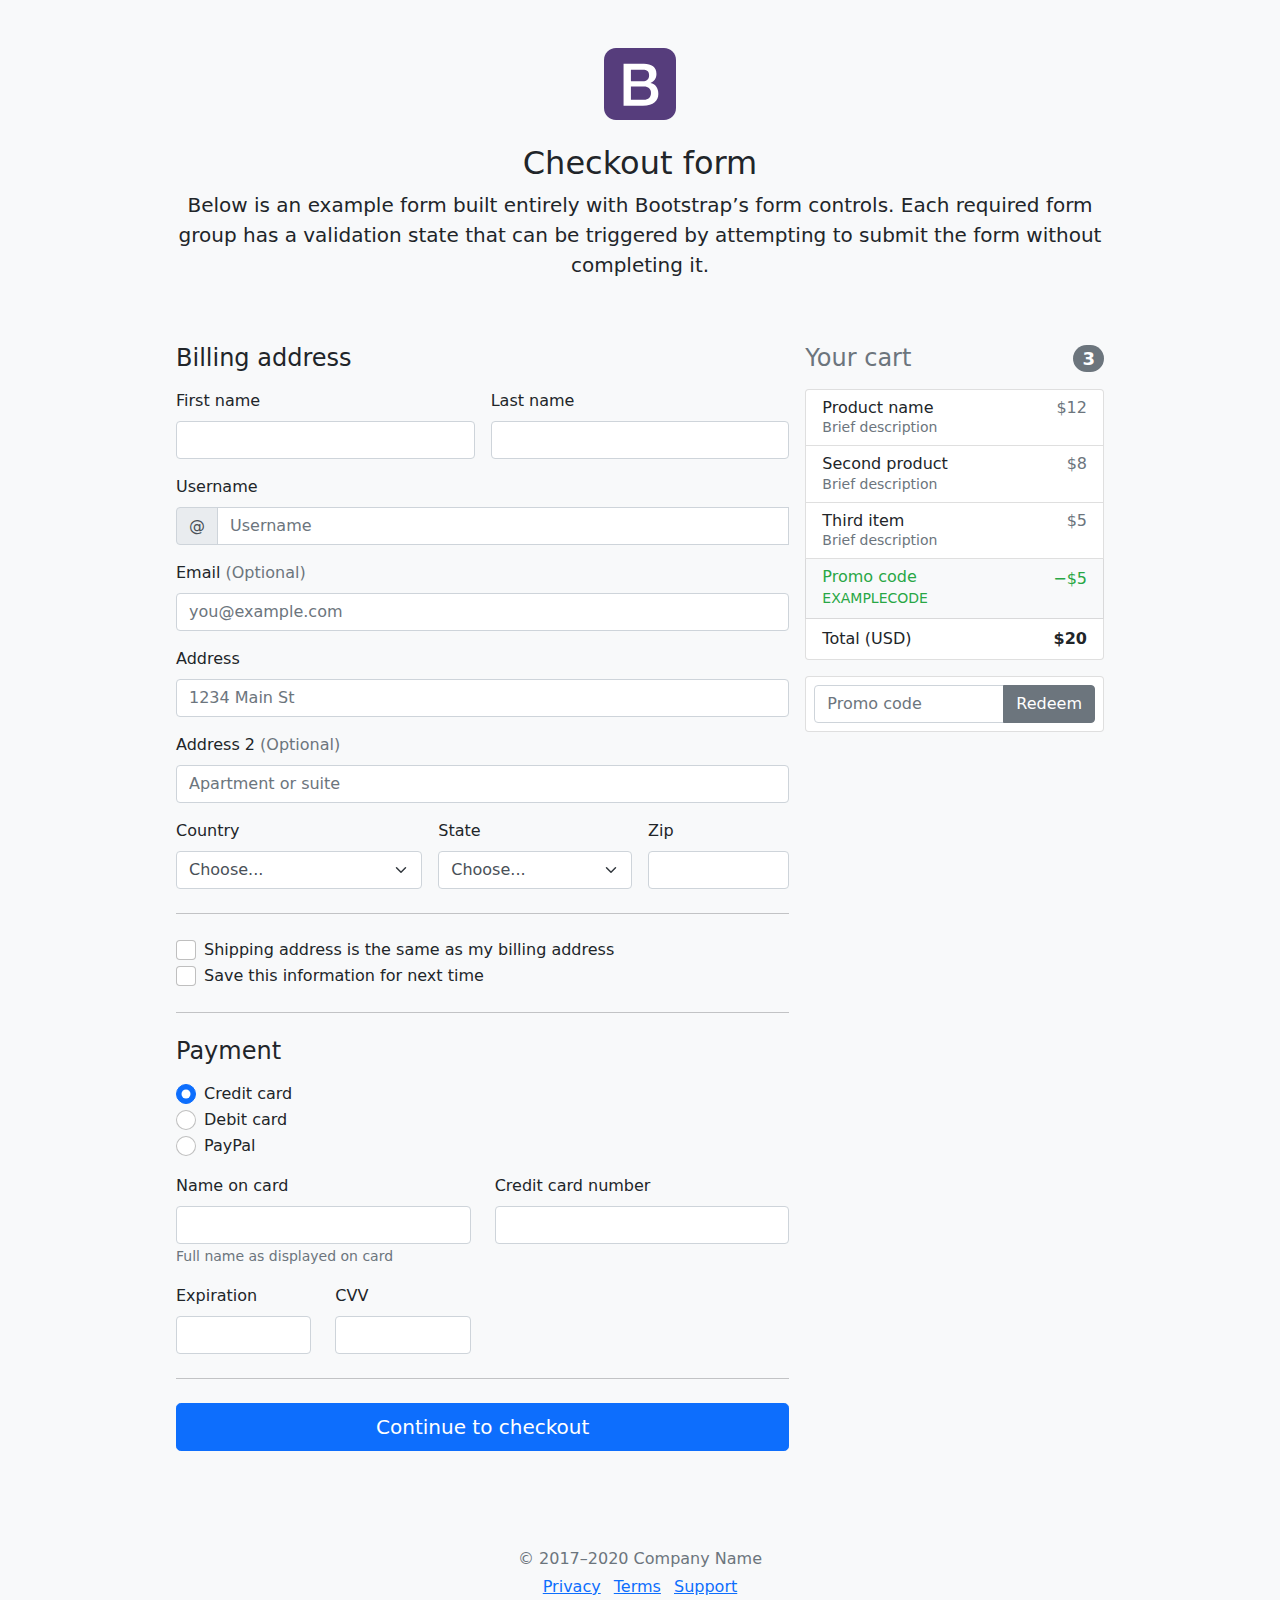
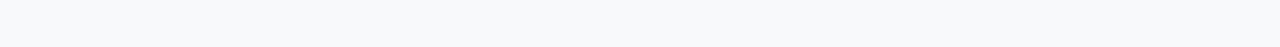
<file: bootstrap-5.0.0-alpha1-examples/bootstrap-5.0.0-alpha1-examples/checkout/index.html>
<!doctype html>
<html lang="en">
  <head>
    <meta charset="utf-8">
    <meta name="viewport" content="width=device-width, initial-scale=1">
    <meta name="description" content="">
    <meta name="author" content="Mark Otto, Jacob Thornton, and Bootstrap contributors">
    <meta name="generator" content="Hugo 0.72.0">
    <title>Checkout example · Bootstrap</title>

    <link rel="canonical" href="https://v5.getbootstrap.com/docs/5.0/examples/checkout/">

    

    <!-- Bootstrap core CSS -->
<link href="../assets/dist/css/bootstrap.min.css" rel="stylesheet">

    <style>
      .bd-placeholder-img {
        font-size: 1.125rem;
        text-anchor: middle;
        -webkit-user-select: none;
        -moz-user-select: none;
        -ms-user-select: none;
        user-select: none;
      }

      @media (min-width: 768px) {
        .bd-placeholder-img-lg {
          font-size: 3.5rem;
        }
      }
    </style>

    
    <!-- Custom styles for this template -->
    <link href="form-validation.css" rel="stylesheet">
  </head>
  <body class="bg-light">
    
<div class="container">
  <div class="py-5 text-center">
    <img class="d-block mx-auto mb-4" src="../assets/brand/bootstrap-solid.svg" alt="" width="72" height="72">
    <h2>Checkout form</h2>
    <p class="lead">Below is an example form built entirely with Bootstrap’s form controls. Each required form group has a validation state that can be triggered by attempting to submit the form without completing it.</p>
  </div>

  <div class="row g-3">
    <div class="col-md-5 col-lg-4 order-md-last">
      <h4 class="d-flex justify-content-between align-items-center mb-3">
        <span class="text-muted">Your cart</span>
        <span class="badge bg-secondary rounded-pill">3</span>
      </h4>
      <ul class="list-group mb-3">
        <li class="list-group-item d-flex justify-content-between lh-sm">
          <div>
            <h6 class="my-0">Product name</h6>
            <small class="text-muted">Brief description</small>
          </div>
          <span class="text-muted">$12</span>
        </li>
        <li class="list-group-item d-flex justify-content-between lh-sm">
          <div>
            <h6 class="my-0">Second product</h6>
            <small class="text-muted">Brief description</small>
          </div>
          <span class="text-muted">$8</span>
        </li>
        <li class="list-group-item d-flex justify-content-between lh-sm">
          <div>
            <h6 class="my-0">Third item</h6>
            <small class="text-muted">Brief description</small>
          </div>
          <span class="text-muted">$5</span>
        </li>
        <li class="list-group-item d-flex justify-content-between bg-light">
          <div class="text-success">
            <h6 class="my-0">Promo code</h6>
            <small>EXAMPLECODE</small>
          </div>
          <span class="text-success">−$5</span>
        </li>
        <li class="list-group-item d-flex justify-content-between">
          <span>Total (USD)</span>
          <strong>$20</strong>
        </li>
      </ul>

      <form class="card p-2">
        <div class="input-group">
          <input type="text" class="form-control" placeholder="Promo code">
          <button type="submit" class="btn btn-secondary">Redeem</button>
        </div>
      </form>
    </div>
    <div class="col-md-7 col-lg-8">
      <h4 class="mb-3">Billing address</h4>
      <form class="needs-validation" novalidate>
        <div class="row g-3">
          <div class="col-sm-6">
            <label for="firstName" class="form-label">First name</label>
            <input type="text" class="form-control" id="firstName" placeholder="" value="" required>
            <div class="invalid-feedback">
              Valid first name is required.
            </div>
          </div>

          <div class="col-sm-6">
            <label for="lastName" class="form-label">Last name</label>
            <input type="text" class="form-control" id="lastName" placeholder="" value="" required>
            <div class="invalid-feedback">
              Valid last name is required.
            </div>
          </div>

          <div class="col-12">
            <label for="username" class="form-label">Username</label>
            <div class="input-group">
              <span class="input-group-text">@</span>
              <input type="text" class="form-control" id="username" placeholder="Username" required>
            <div class="invalid-feedback">
                Your username is required.
              </div>
            </div>
          </div>

          <div class="col-12">
            <label for="email" class="form-label">Email <span class="text-muted">(Optional)</span></label>
            <input type="email" class="form-control" id="email" placeholder="you@example.com">
            <div class="invalid-feedback">
              Please enter a valid email address for shipping updates.
            </div>
          </div>

          <div class="col-12">
            <label for="address" class="form-label">Address</label>
            <input type="text" class="form-control" id="address" placeholder="1234 Main St" required>
            <div class="invalid-feedback">
              Please enter your shipping address.
            </div>
          </div>

          <div class="col-12">
            <label for="address2" class="form-label">Address 2 <span class="text-muted">(Optional)</span></label>
            <input type="text" class="form-control" id="address2" placeholder="Apartment or suite">
          </div>

          <div class="col-md-5">
            <label for="country" class="form-label">Country</label>
            <select class="form-select" id="country" required>
              <option value="">Choose...</option>
              <option>United States</option>
            </select>
            <div class="invalid-feedback">
              Please select a valid country.
            </div>
          </div>

          <div class="col-md-4">
            <label for="state" class="form-label">State</label>
            <select class="form-select" id="state" required>
              <option value="">Choose...</option>
              <option>California</option>
            </select>
            <div class="invalid-feedback">
              Please provide a valid state.
            </div>
          </div>

          <div class="col-md-3">
            <label for="zip" class="form-label">Zip</label>
            <input type="text" class="form-control" id="zip" placeholder="" required>
            <div class="invalid-feedback">
              Zip code required.
            </div>
          </div>
        </div>

        <hr class="my-4">

        <div class="form-check">
          <input type="checkbox" class="form-check-input" id="same-address">
          <label class="form-check-label" for="same-address">Shipping address is the same as my billing address</label>
        </div>

        <div class="form-check">
          <input type="checkbox" class="form-check-input" id="save-info">
          <label class="form-check-label" for="save-info">Save this information for next time</label>
        </div>

        <hr class="my-4">

        <h4 class="mb-3">Payment</h4>

        <div class="my-3">
          <div class="form-check">
            <input id="credit" name="paymentMethod" type="radio" class="form-check-input" checked required>
            <label class="form-check-label" for="credit">Credit card</label>
          </div>
          <div class="form-check">
            <input id="debit" name="paymentMethod" type="radio" class="form-check-input" required>
            <label class="form-check-label" for="debit">Debit card</label>
          </div>
          <div class="form-check">
            <input id="paypal" name="paymentMethod" type="radio" class="form-check-input" required>
            <label class="form-check-label" for="paypal">PayPal</label>
          </div>
        </div>

        <div class="row gy-3">
          <div class="col-md-6">
            <label for="cc-name" class="form-label">Name on card</label>
            <input type="text" class="form-control" id="cc-name" placeholder="" required>
            <small class="text-muted">Full name as displayed on card</small>
            <div class="invalid-feedback">
              Name on card is required
            </div>
          </div>

          <div class="col-md-6">
            <label for="cc-number" class="form-label">Credit card number</label>
            <input type="text" class="form-control" id="cc-number" placeholder="" required>
            <div class="invalid-feedback">
              Credit card number is required
            </div>
          </div>

          <div class="col-md-3">
            <label for="cc-expiration" class="form-label">Expiration</label>
            <input type="text" class="form-control" id="cc-expiration" placeholder="" required>
            <div class="invalid-feedback">
              Expiration date required
            </div>
          </div>

          <div class="col-md-3">
            <label for="cc-cvv" class="form-label">CVV</label>
            <input type="text" class="form-control" id="cc-cvv" placeholder="" required>
            <div class="invalid-feedback">
              Security code required
            </div>
          </div>
        </div>

        <hr class="my-4">

        <button class="btn btn-primary btn-lg btn-block" type="submit">Continue to checkout</button>
      </form>
    </div>
  </div>

  <footer class="my-5 pt-5 text-muted text-center text-small">
    <p class="mb-1">&copy; 2017–2020 Company Name</p>
    <ul class="list-inline">
      <li class="list-inline-item"><a href="#">Privacy</a></li>
      <li class="list-inline-item"><a href="#">Terms</a></li>
      <li class="list-inline-item"><a href="#">Support</a></li>
    </ul>
  </footer>
</div>


    <script src="../assets/dist/js/bootstrap.bundle.min.js"></script>

      <script src="form-validation.js"></script>
  </body>
</html>
</file>
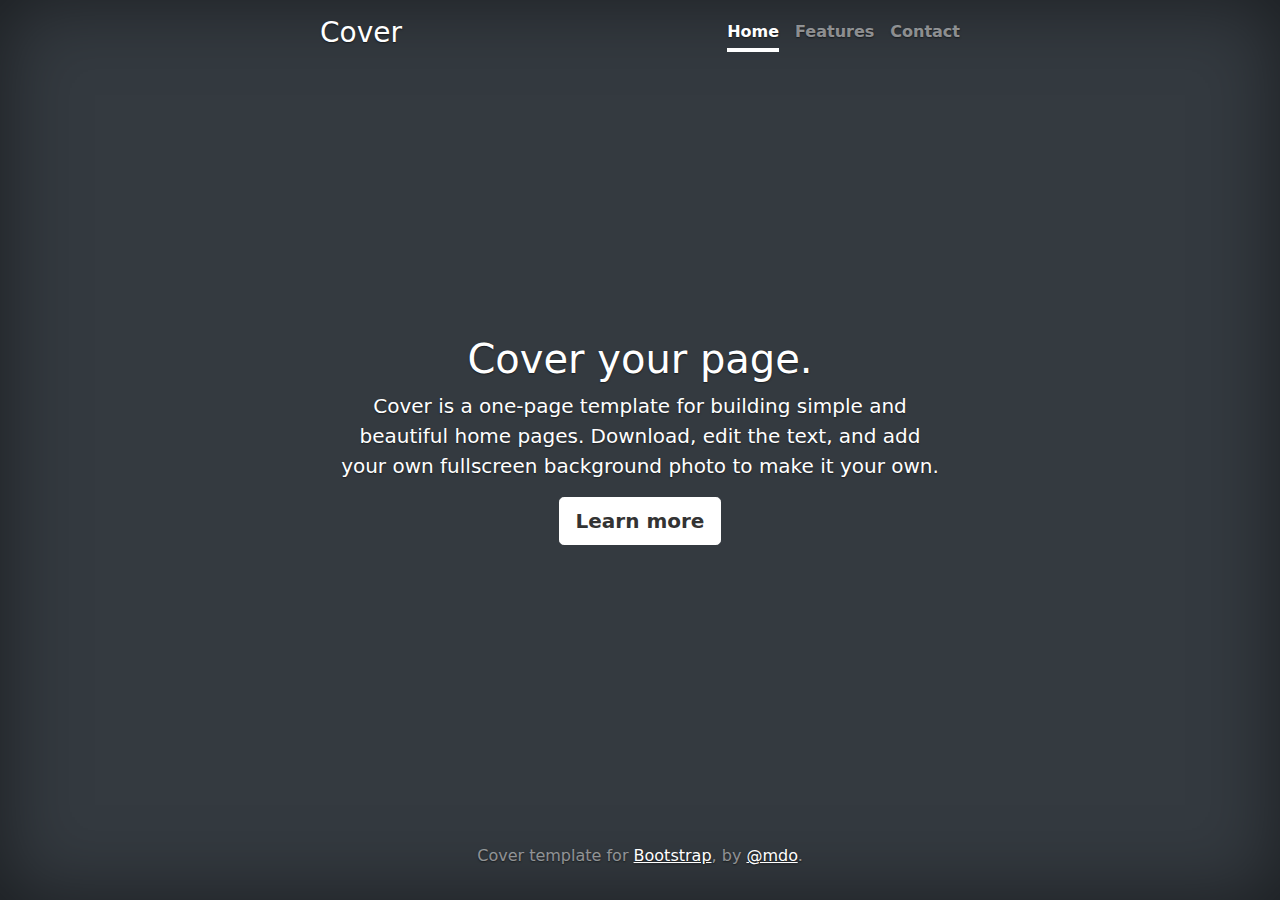
<file: bootstrap-5.0.0-alpha1-examples/bootstrap-5.0.0-alpha1-examples/cover/index.html>
<!doctype html>
<html lang="en" class="h-100">
  <head>
    <meta charset="utf-8">
    <meta name="viewport" content="width=device-width, initial-scale=1">
    <meta name="description" content="">
    <meta name="author" content="Mark Otto, Jacob Thornton, and Bootstrap contributors">
    <meta name="generator" content="Hugo 0.72.0">
    <title>Cover Template · Bootstrap</title>

    <link rel="canonical" href="https://v5.getbootstrap.com/docs/5.0/examples/cover/">

    

    <!-- Bootstrap core CSS -->
<link href="../assets/dist/css/bootstrap.min.css" rel="stylesheet">

    <style>
      .bd-placeholder-img {
        font-size: 1.125rem;
        text-anchor: middle;
        -webkit-user-select: none;
        -moz-user-select: none;
        -ms-user-select: none;
        user-select: none;
      }

      @media (min-width: 768px) {
        .bd-placeholder-img-lg {
          font-size: 3.5rem;
        }
      }
    </style>

    
    <!-- Custom styles for this template -->
    <link href="cover.css" rel="stylesheet">
  </head>
  <body class="d-flex h-100 text-center text-white bg-dark">
    
<div class="cover-container d-flex w-100 h-100 p-3 mx-auto flex-column">
  <header class="mb-auto">
    <div>
      <h3 class="float-md-left mb-0">Cover</h3>
      <nav class="nav nav-masthead justify-content-center float-md-right">
        <a class="nav-link active" aria-current="page" href="#">Home</a>
        <a class="nav-link" href="#">Features</a>
        <a class="nav-link" href="#">Contact</a>
      </nav>
    </div>
  </header>

  <main class="px-3">
    <h1>Cover your page.</h1>
    <p class="lead">Cover is a one-page template for building simple and beautiful home pages. Download, edit the text, and add your own fullscreen background photo to make it your own.</p>
    <p class="lead">
      <a href="#" class="btn btn-lg btn-secondary font-weight-bold border-white bg-white">Learn more</a>
    </p>
  </main>

  <footer class="mt-auto text-white-50">
    <p>Cover template for <a href="https://getbootstrap.com/" class="text-white">Bootstrap</a>, by <a href="https://twitter.com/mdo" class="text-white">@mdo</a>.</p>
  </footer>
</div>


    
  </body>
</html>
</file>
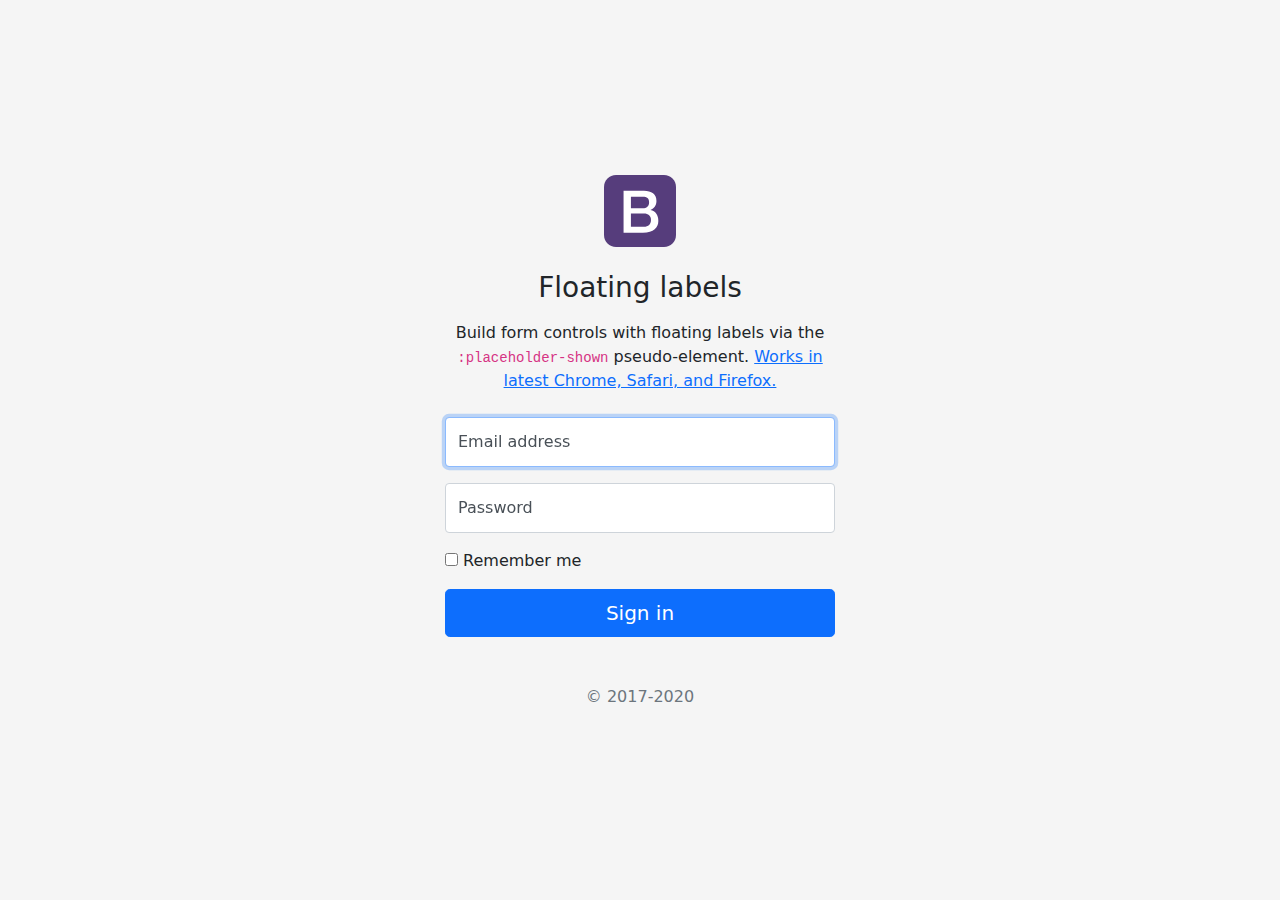
<file: bootstrap-5.0.0-alpha1-examples/bootstrap-5.0.0-alpha1-examples/floating-labels/index.html>
<!doctype html>
<html lang="en">
  <head>
    <meta charset="utf-8">
    <meta name="viewport" content="width=device-width, initial-scale=1">
    <meta name="description" content="">
    <meta name="author" content="Mark Otto, Jacob Thornton, and Bootstrap contributors">
    <meta name="generator" content="Hugo 0.72.0">
    <title>Floating labels example · Bootstrap</title>

    <link rel="canonical" href="https://v5.getbootstrap.com/docs/5.0/examples/floating-labels/">

    

    <!-- Bootstrap core CSS -->
<link href="../assets/dist/css/bootstrap.min.css" rel="stylesheet">

    <style>
      .bd-placeholder-img {
        font-size: 1.125rem;
        text-anchor: middle;
        -webkit-user-select: none;
        -moz-user-select: none;
        -ms-user-select: none;
        user-select: none;
      }

      @media (min-width: 768px) {
        .bd-placeholder-img-lg {
          font-size: 3.5rem;
        }
      }
    </style>

    
    <!-- Custom styles for this template -->
    <link href="floating-labels.css" rel="stylesheet">
  </head>
  <body>
    
<form class="form-signin">
  <div class="text-center mb-4">
    <img class="mb-4" src="../assets/brand/bootstrap-solid.svg" alt="" width="72" height="72">
    <h1 class="h3 mb-3 font-weight-normal">Floating labels</h1>
    <p>Build form controls with floating labels via the <code>:placeholder-shown</code> pseudo-element. <a href="https://caniuse.com/#feat=css-placeholder-shown">Works in latest Chrome, Safari, and Firefox.</a></p>
  </div>

  <div class="form-label-group">
    <input type="email" id="inputEmail" class="form-control" placeholder="Email address" required autofocus>
    <label for="inputEmail">Email address</label>
  </div>

  <div class="form-label-group">
    <input type="password" id="inputPassword" class="form-control" placeholder="Password" required>
    <label for="inputPassword">Password</label>
  </div>

  <div class="checkbox mb-3">
    <label>
      <input type="checkbox" value="remember-me"> Remember me
    </label>
  </div>
  <button class="btn btn-lg btn-primary btn-block" type="submit">Sign in</button>
  <p class="mt-5 mb-3 text-muted text-center">&copy; 2017-2020</p>
</form>


    
  </body>
</html>
</file>
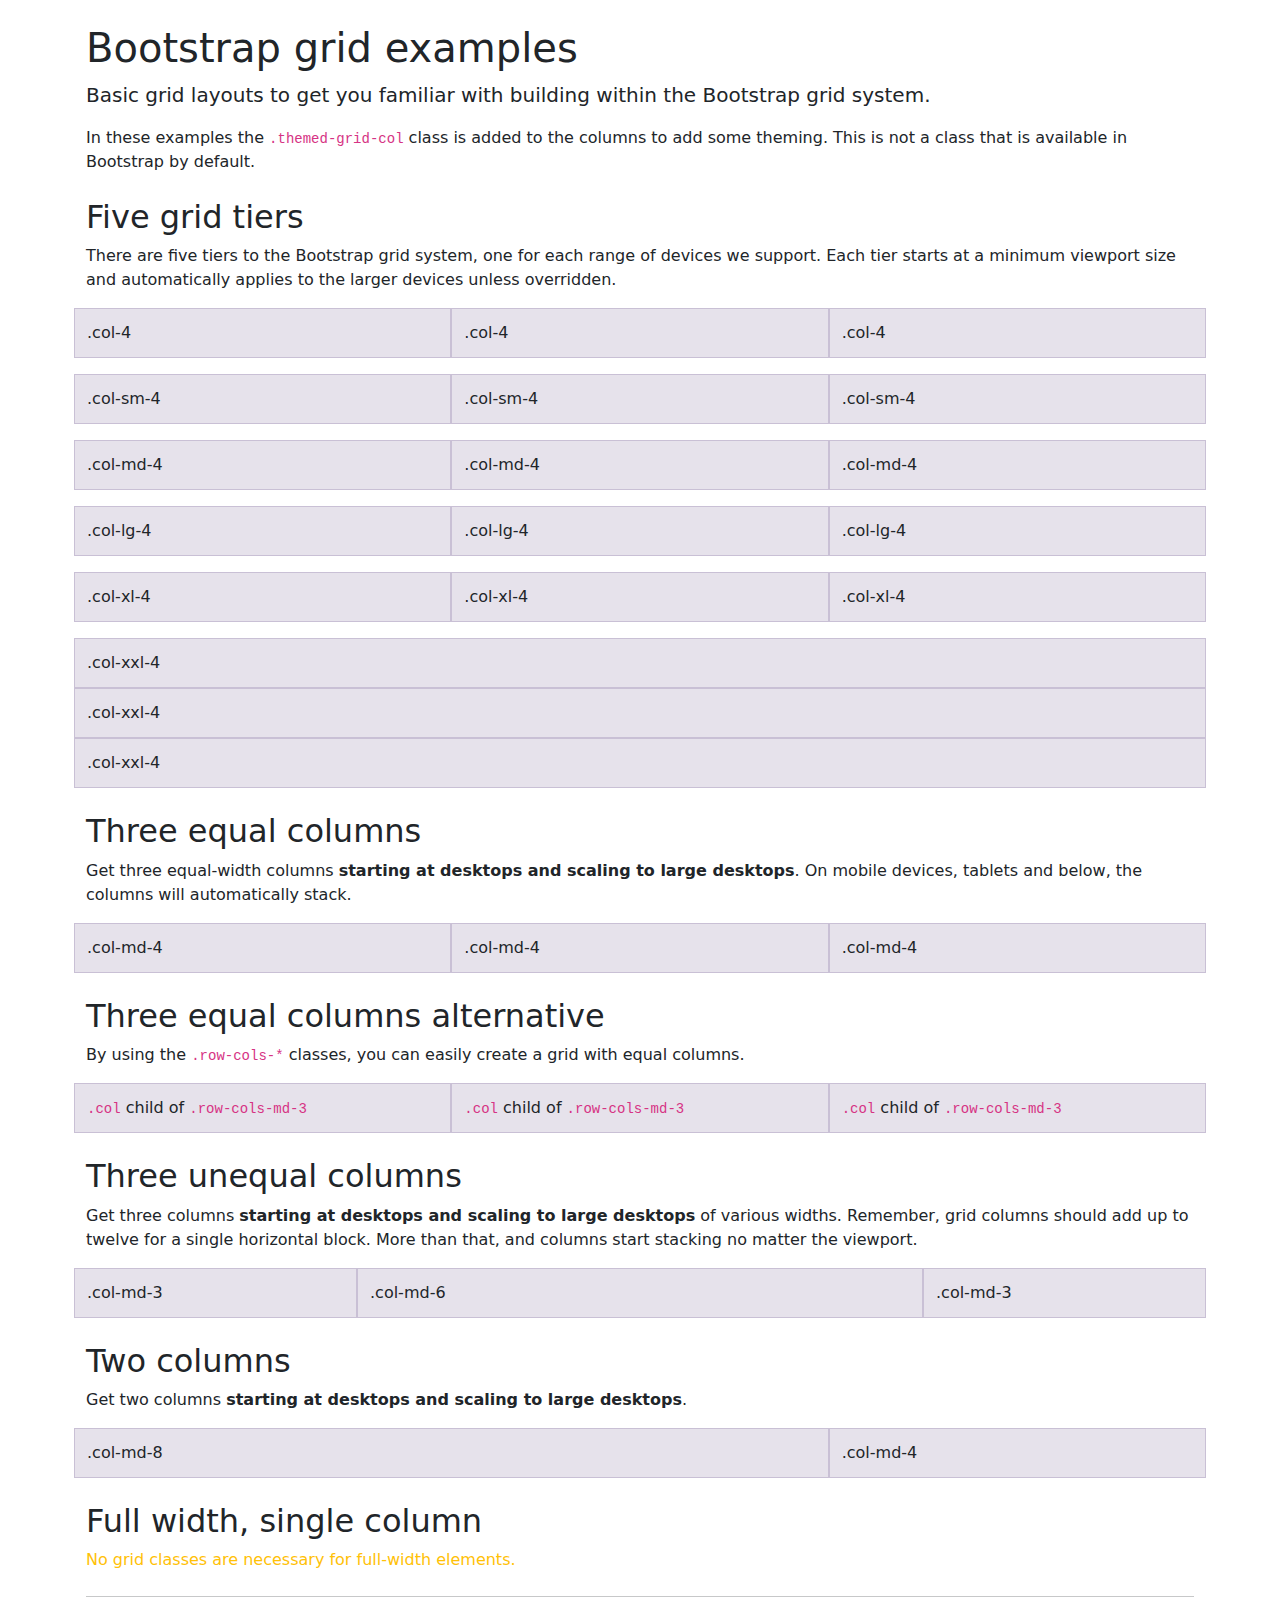
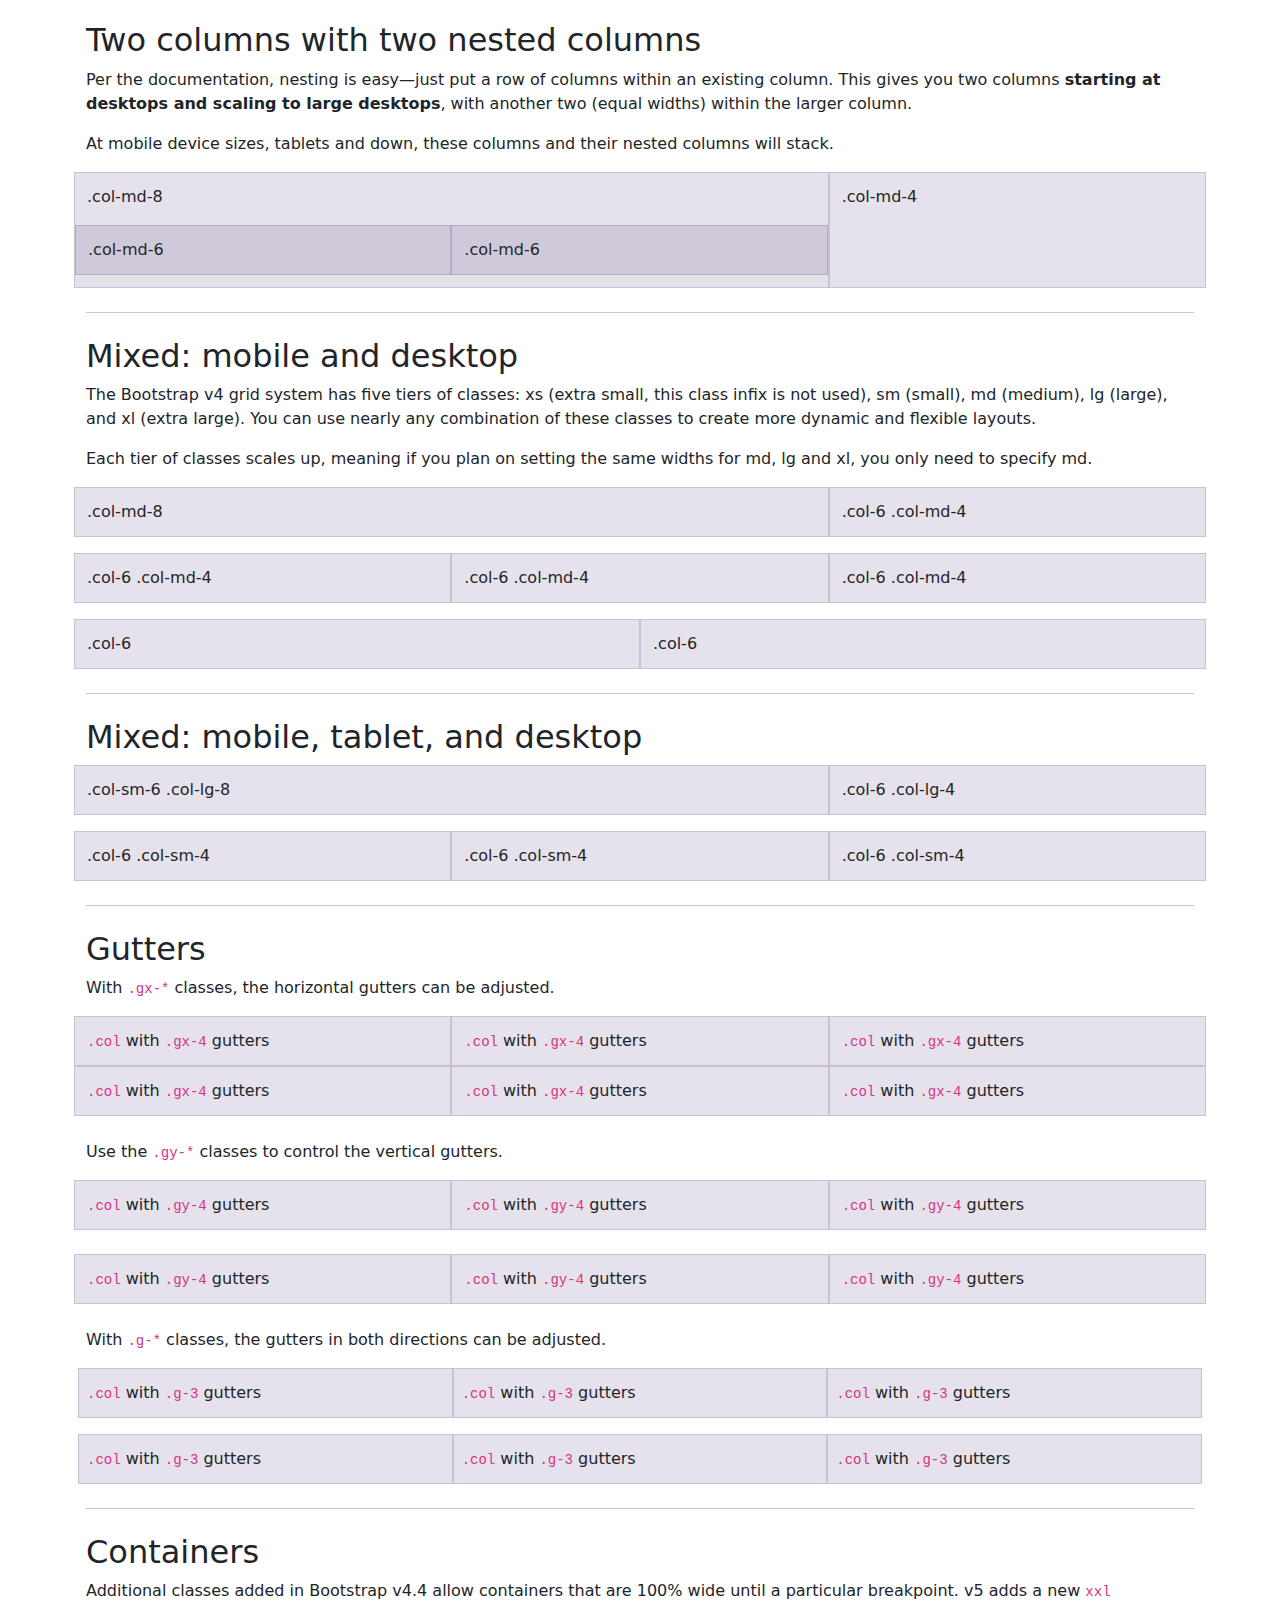
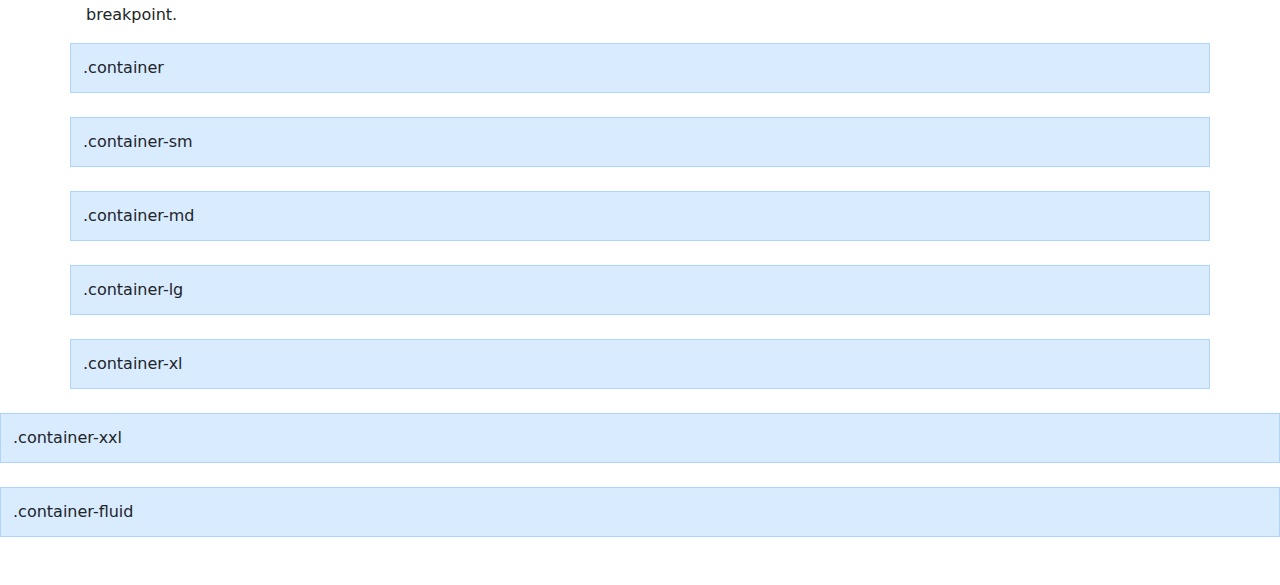
<file: bootstrap-5.0.0-alpha1-examples/bootstrap-5.0.0-alpha1-examples/grid/index.html>
<!doctype html>
<html lang="en">
  <head>
    <meta charset="utf-8">
    <meta name="viewport" content="width=device-width, initial-scale=1">
    <meta name="description" content="">
    <meta name="author" content="Mark Otto, Jacob Thornton, and Bootstrap contributors">
    <meta name="generator" content="Hugo 0.72.0">
    <title>Grid Template · Bootstrap</title>

    <link rel="canonical" href="https://v5.getbootstrap.com/docs/5.0/examples/grid/">

    

    <!-- Bootstrap core CSS -->
<link href="../assets/dist/css/bootstrap.min.css" rel="stylesheet">

    <style>
      .bd-placeholder-img {
        font-size: 1.125rem;
        text-anchor: middle;
        -webkit-user-select: none;
        -moz-user-select: none;
        -ms-user-select: none;
        user-select: none;
      }

      @media (min-width: 768px) {
        .bd-placeholder-img-lg {
          font-size: 3.5rem;
        }
      }
    </style>

    
    <!-- Custom styles for this template -->
    <link href="grid.css" rel="stylesheet">
  </head>
  <body class="py-4">
    
<div class="container">

  <h1>Bootstrap grid examples</h1>
  <p class="lead">Basic grid layouts to get you familiar with building within the Bootstrap grid system.</p>
  <p>In these examples the <code>.themed-grid-col</code> class is added to the columns to add some theming. This is not a class that is available in Bootstrap by default.</p>

  <h2 class="mt-4">Five grid tiers</h2>
  <p>There are five tiers to the Bootstrap grid system, one for each range of devices we support. Each tier starts at a minimum viewport size and automatically applies to the larger devices unless overridden.</p>

  <div class="row mb-3">
    <div class="col-4 themed-grid-col">.col-4</div>
    <div class="col-4 themed-grid-col">.col-4</div>
    <div class="col-4 themed-grid-col">.col-4</div>
  </div>

  <div class="row mb-3">
    <div class="col-sm-4 themed-grid-col">.col-sm-4</div>
    <div class="col-sm-4 themed-grid-col">.col-sm-4</div>
    <div class="col-sm-4 themed-grid-col">.col-sm-4</div>
  </div>

  <div class="row mb-3">
    <div class="col-md-4 themed-grid-col">.col-md-4</div>
    <div class="col-md-4 themed-grid-col">.col-md-4</div>
    <div class="col-md-4 themed-grid-col">.col-md-4</div>
  </div>

  <div class="row mb-3">
    <div class="col-lg-4 themed-grid-col">.col-lg-4</div>
    <div class="col-lg-4 themed-grid-col">.col-lg-4</div>
    <div class="col-lg-4 themed-grid-col">.col-lg-4</div>
  </div>

  <div class="row mb-3">
    <div class="col-xl-4 themed-grid-col">.col-xl-4</div>
    <div class="col-xl-4 themed-grid-col">.col-xl-4</div>
    <div class="col-xl-4 themed-grid-col">.col-xl-4</div>
  </div>

  <div class="row mb-3">
    <div class="col-xxl-4 themed-grid-col">.col-xxl-4</div>
    <div class="col-xxl-4 themed-grid-col">.col-xxl-4</div>
    <div class="col-xxl-4 themed-grid-col">.col-xxl-4</div>
  </div>

  <h2 class="mt-4">Three equal columns</h2>
  <p>Get three equal-width columns <strong>starting at desktops and scaling to large desktops</strong>. On mobile devices, tablets and below, the columns will automatically stack.</p>
  <div class="row mb-3">
    <div class="col-md-4 themed-grid-col">.col-md-4</div>
    <div class="col-md-4 themed-grid-col">.col-md-4</div>
    <div class="col-md-4 themed-grid-col">.col-md-4</div>
  </div>

  <h2 class="mt-4">Three equal columns alternative</h2>
  <p>By using the <code>.row-cols-*</code> classes, you can easily create a grid with equal columns.</p>
  <div class="row row-cols-md-3 mb-3">
    <div class="col themed-grid-col"><code>.col</code> child of <code>.row-cols-md-3</code></div>
    <div class="col themed-grid-col"><code>.col</code> child of <code>.row-cols-md-3</code></div>
    <div class="col themed-grid-col"><code>.col</code> child of <code>.row-cols-md-3</code></div>
  </div>

  <h2 class="mt-4">Three unequal columns</h2>
  <p>Get three columns <strong>starting at desktops and scaling to large desktops</strong> of various widths. Remember, grid columns should add up to twelve for a single horizontal block. More than that, and columns start stacking no matter the viewport.</p>
  <div class="row mb-3">
    <div class="col-md-3 themed-grid-col">.col-md-3</div>
    <div class="col-md-6 themed-grid-col">.col-md-6</div>
    <div class="col-md-3 themed-grid-col">.col-md-3</div>
  </div>

  <h2 class="mt-4">Two columns</h2>
  <p>Get two columns <strong>starting at desktops and scaling to large desktops</strong>.</p>
  <div class="row mb-3">
    <div class="col-md-8 themed-grid-col">.col-md-8</div>
    <div class="col-md-4 themed-grid-col">.col-md-4</div>
  </div>

  <h2 class="mt-4">Full width, single column</h2>
  <p class="text-warning">
    No grid classes are necessary for full-width elements.
  </p>

  <hr class="my-4">

  <h2 class="mt-4">Two columns with two nested columns</h2>
  <p>Per the documentation, nesting is easy—just put a row of columns within an existing column. This gives you two columns <strong>starting at desktops and scaling to large desktops</strong>, with another two (equal widths) within the larger column.</p>
  <p>At mobile device sizes, tablets and down, these columns and their nested columns will stack.</p>
  <div class="row mb-3">
    <div class="col-md-8 themed-grid-col">
      <div class="pb-3">
        .col-md-8
      </div>
      <div class="row">
        <div class="col-md-6 themed-grid-col">.col-md-6</div>
        <div class="col-md-6 themed-grid-col">.col-md-6</div>
      </div>
    </div>
    <div class="col-md-4 themed-grid-col">.col-md-4</div>
  </div>

  <hr class="my-4">

  <h2 class="mt-4">Mixed: mobile and desktop</h2>
  <p>The Bootstrap v4 grid system has five tiers of classes: xs (extra small, this class infix is not used), sm (small), md (medium), lg (large), and xl (extra large). You can use nearly any combination of these classes to create more dynamic and flexible layouts.</p>
  <p>Each tier of classes scales up, meaning if you plan on setting the same widths for md, lg and xl, you only need to specify md.</p>
  <div class="row mb-3">
    <div class="col-md-8 themed-grid-col">.col-md-8</div>
    <div class="col-6 col-md-4 themed-grid-col">.col-6 .col-md-4</div>
  </div>
  <div class="row mb-3">
    <div class="col-6 col-md-4 themed-grid-col">.col-6 .col-md-4</div>
    <div class="col-6 col-md-4 themed-grid-col">.col-6 .col-md-4</div>
    <div class="col-6 col-md-4 themed-grid-col">.col-6 .col-md-4</div>
  </div>
  <div class="row mb-3">
    <div class="col-6 themed-grid-col">.col-6</div>
    <div class="col-6 themed-grid-col">.col-6</div>
  </div>

  <hr class="my-4">

  <h2 class="mt-4">Mixed: mobile, tablet, and desktop</h2>
  <div class="row mb-3">
    <div class="col-sm-6 col-lg-8 themed-grid-col">.col-sm-6 .col-lg-8</div>
    <div class="col-6 col-lg-4 themed-grid-col">.col-6 .col-lg-4</div>
  </div>
  <div class="row mb-3">
    <div class="col-6 col-sm-4 themed-grid-col">.col-6 .col-sm-4</div>
    <div class="col-6 col-sm-4 themed-grid-col">.col-6 .col-sm-4</div>
    <div class="col-6 col-sm-4 themed-grid-col">.col-6 .col-sm-4</div>
  </div>

  <hr class="my-4">

  <h2 class="mt-4">Gutters</h2>
  <p>With <code>.gx-*</code> classes, the horizontal gutters can be adjusted.</p>
  <div class="row row-cols-1 row-cols-md-3 gx-4">
    <div class="col themed-grid-col"><code>.col</code> with <code>.gx-4</code> gutters</div>
    <div class="col themed-grid-col"><code>.col</code> with <code>.gx-4</code> gutters</div>
    <div class="col themed-grid-col"><code>.col</code> with <code>.gx-4</code> gutters</div>
    <div class="col themed-grid-col"><code>.col</code> with <code>.gx-4</code> gutters</div>
    <div class="col themed-grid-col"><code>.col</code> with <code>.gx-4</code> gutters</div>
    <div class="col themed-grid-col"><code>.col</code> with <code>.gx-4</code> gutters</div>
  </div>
  <p class="mt-4">Use the <code>.gy-*</code> classes to control the vertical gutters.</p>
  <div class="row row-cols-1 row-cols-md-3 gy-4">
    <div class="col themed-grid-col"><code>.col</code> with <code>.gy-4</code> gutters</div>
    <div class="col themed-grid-col"><code>.col</code> with <code>.gy-4</code> gutters</div>
    <div class="col themed-grid-col"><code>.col</code> with <code>.gy-4</code> gutters</div>
    <div class="col themed-grid-col"><code>.col</code> with <code>.gy-4</code> gutters</div>
    <div class="col themed-grid-col"><code>.col</code> with <code>.gy-4</code> gutters</div>
    <div class="col themed-grid-col"><code>.col</code> with <code>.gy-4</code> gutters</div>
  </div>
  <p class="mt-4">With <code>.g-*</code> classes, the gutters in both directions can be adjusted.</p>
  <div class="row row-cols-1 row-cols-md-3 g-3">
    <div class="col themed-grid-col"><code>.col</code> with <code>.g-3</code> gutters</div>
    <div class="col themed-grid-col"><code>.col</code> with <code>.g-3</code> gutters</div>
    <div class="col themed-grid-col"><code>.col</code> with <code>.g-3</code> gutters</div>
    <div class="col themed-grid-col"><code>.col</code> with <code>.g-3</code> gutters</div>
    <div class="col themed-grid-col"><code>.col</code> with <code>.g-3</code> gutters</div>
    <div class="col themed-grid-col"><code>.col</code> with <code>.g-3</code> gutters</div>
  </div>
</div>

<div class="container" id="containers">
  <hr class="my-4">

  <h2 class="mt-4">Containers</h2>
  <p>Additional classes added in Bootstrap v4.4 allow containers that are 100% wide until a particular breakpoint. v5 adds a new <code>xxl</code> breakpoint.</p>
</div>

<div class="container themed-container">.container</div>
<div class="container-sm themed-container">.container-sm</div>
<div class="container-md themed-container">.container-md</div>
<div class="container-lg themed-container">.container-lg</div>
<div class="container-xl themed-container">.container-xl</div>
<div class="container-xxl themed-container">.container-xxl</div>
<div class="container-fluid themed-container">.container-fluid</div>


    
  </body>
</html>
</file>
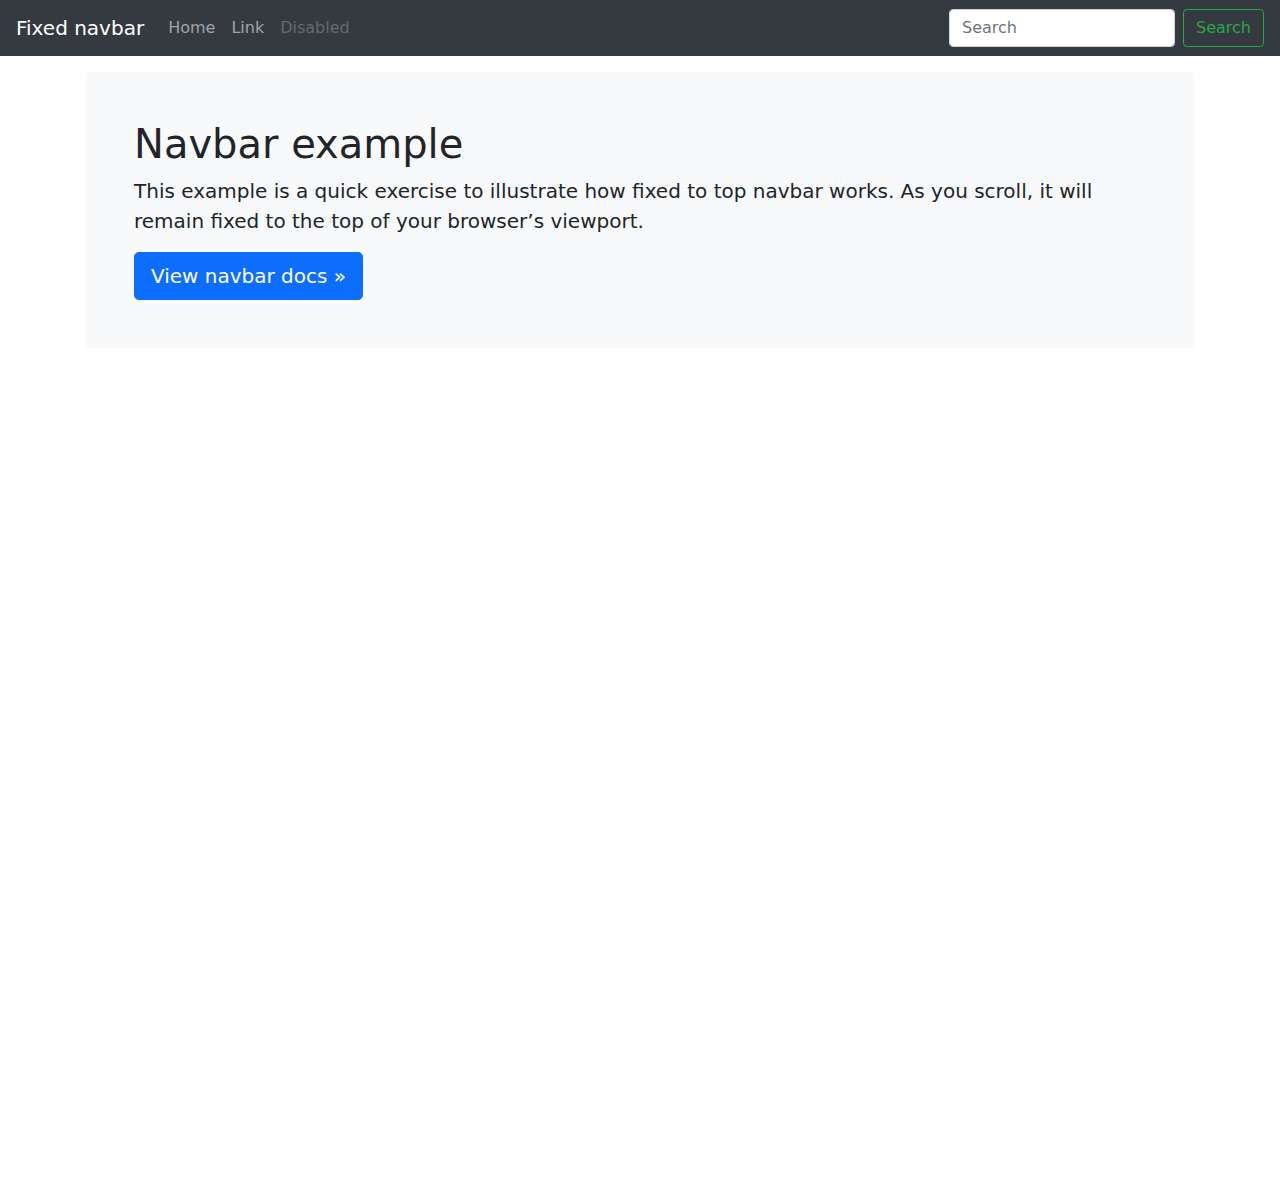
<file: bootstrap-5.0.0-alpha1-examples/bootstrap-5.0.0-alpha1-examples/navbar-fixed/index.html>
<!doctype html>
<html lang="en">
  <head>
    <meta charset="utf-8">
    <meta name="viewport" content="width=device-width, initial-scale=1">
    <meta name="description" content="">
    <meta name="author" content="Mark Otto, Jacob Thornton, and Bootstrap contributors">
    <meta name="generator" content="Hugo 0.72.0">
    <title>Fixed top navbar example · Bootstrap</title>

    <link rel="canonical" href="https://v5.getbootstrap.com/docs/5.0/examples/navbar-fixed/">

    

    <!-- Bootstrap core CSS -->
<link href="../assets/dist/css/bootstrap.min.css" rel="stylesheet">

    <style>
      .bd-placeholder-img {
        font-size: 1.125rem;
        text-anchor: middle;
        -webkit-user-select: none;
        -moz-user-select: none;
        -ms-user-select: none;
        user-select: none;
      }

      @media (min-width: 768px) {
        .bd-placeholder-img-lg {
          font-size: 3.5rem;
        }
      }
    </style>

    
    <!-- Custom styles for this template -->
    <link href="navbar-top-fixed.css" rel="stylesheet">
  </head>
  <body>
    
<nav class="navbar navbar-expand-md navbar-dark fixed-top bg-dark">
  <div class="container-fluid">
    <a class="navbar-brand" href="#">Fixed navbar</a>
    <button class="navbar-toggler" type="button" data-toggle="collapse" data-target="#navbarCollapse" aria-controls="navbarCollapse" aria-expanded="false" aria-label="Toggle navigation">
      <span class="navbar-toggler-icon"></span>
    </button>
    <div class="collapse navbar-collapse" id="navbarCollapse">
      <ul class="navbar-nav mr-auto mb-2 mb-md-0">
        <li class="nav-item active">
          <a class="nav-link" aria-current="page" href="#">Home</a>
        </li>
        <li class="nav-item">
          <a class="nav-link" href="#">Link</a>
        </li>
        <li class="nav-item">
          <a class="nav-link disabled" href="#" tabindex="-1" aria-disabled="true">Disabled</a>
        </li>
      </ul>
      <form class="d-flex">
        <input class="form-control mr-2" type="search" placeholder="Search" aria-label="Search">
        <button class="btn btn-outline-success" type="submit">Search</button>
      </form>
    </div>
  </div>
</nav>

<main class="container">
  <div class="bg-light p-5 rounded">
    <h1>Navbar example</h1>
    <p class="lead">This example is a quick exercise to illustrate how fixed to top navbar works. As you scroll, it will remain fixed to the top of your browser’s viewport.</p>
    <a class="btn btn-lg btn-primary" href="../components/navbar/" role="button">View navbar docs &raquo;</a>
  </div>
</main>


    <script src="../assets/dist/js/bootstrap.bundle.min.js"></script>

      
  </body>
</html>
</file>
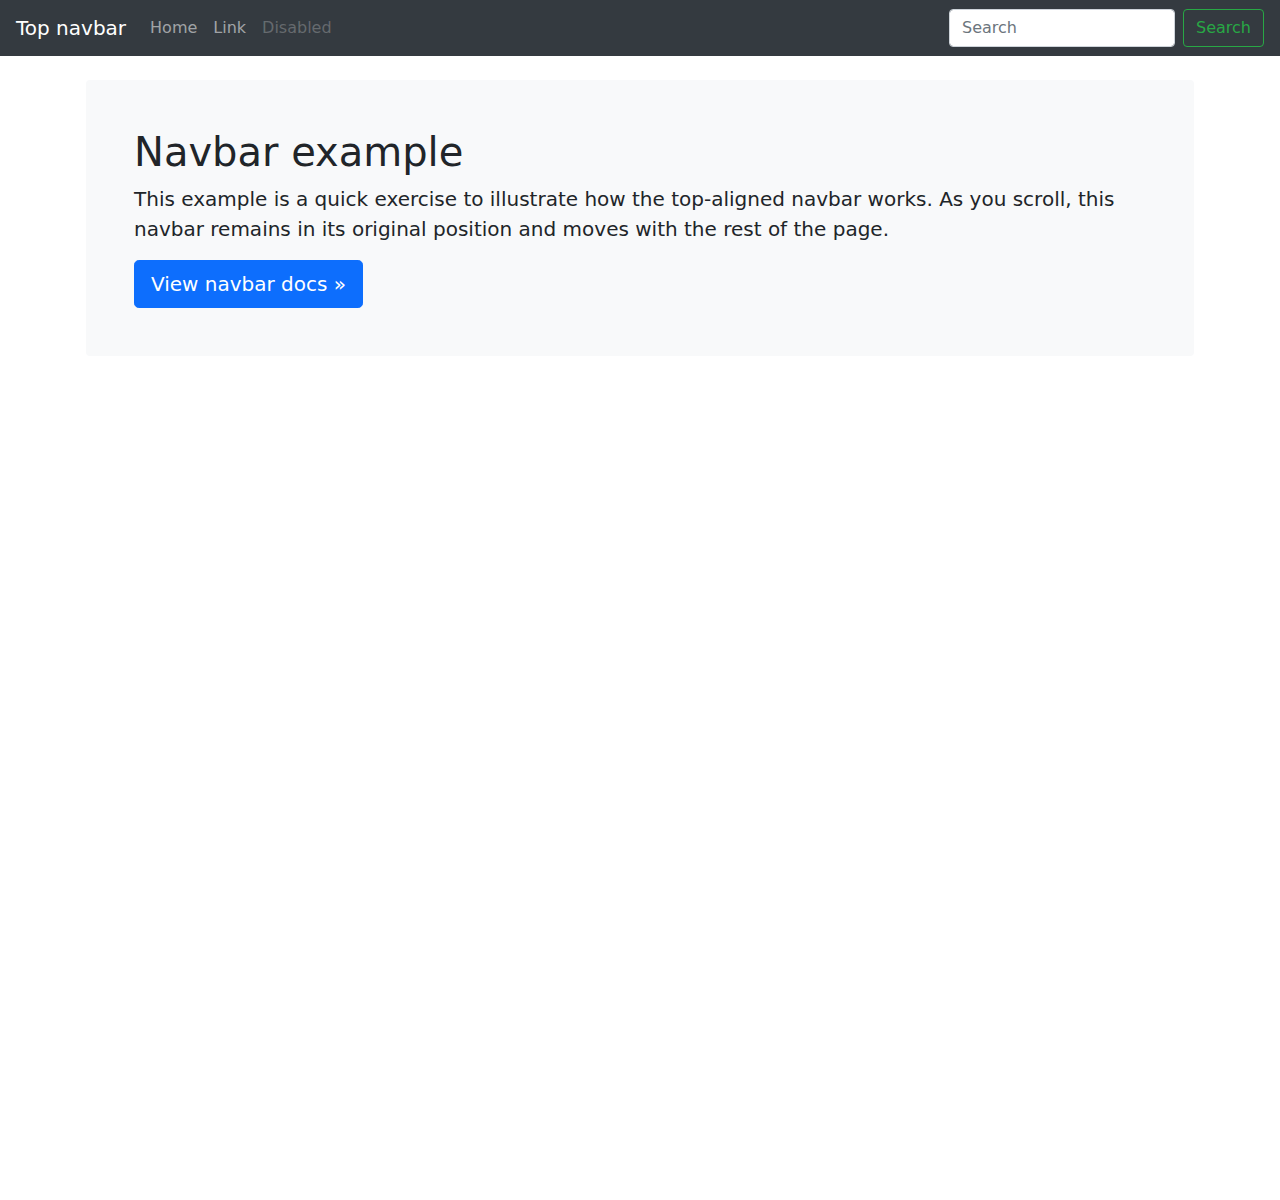
<file: bootstrap-5.0.0-alpha1-examples/bootstrap-5.0.0-alpha1-examples/navbar-static/index.html>
<!doctype html>
<html lang="en">
  <head>
    <meta charset="utf-8">
    <meta name="viewport" content="width=device-width, initial-scale=1">
    <meta name="description" content="">
    <meta name="author" content="Mark Otto, Jacob Thornton, and Bootstrap contributors">
    <meta name="generator" content="Hugo 0.72.0">
    <title>Top navbar example · Bootstrap</title>

    <link rel="canonical" href="https://v5.getbootstrap.com/docs/5.0/examples/navbar-static/">

    

    <!-- Bootstrap core CSS -->
<link href="../assets/dist/css/bootstrap.min.css" rel="stylesheet">

    <style>
      .bd-placeholder-img {
        font-size: 1.125rem;
        text-anchor: middle;
        -webkit-user-select: none;
        -moz-user-select: none;
        -ms-user-select: none;
        user-select: none;
      }

      @media (min-width: 768px) {
        .bd-placeholder-img-lg {
          font-size: 3.5rem;
        }
      }
    </style>

    
    <!-- Custom styles for this template -->
    <link href="navbar-top.css" rel="stylesheet">
  </head>
  <body>
    
<nav class="navbar navbar-expand-md navbar-dark bg-dark mb-4">
  <div class="container-fluid">
    <a class="navbar-brand" href="#">Top navbar</a>
    <button class="navbar-toggler" type="button" data-toggle="collapse" data-target="#navbarCollapse" aria-controls="navbarCollapse" aria-expanded="false" aria-label="Toggle navigation">
      <span class="navbar-toggler-icon"></span>
    </button>
    <div class="collapse navbar-collapse" id="navbarCollapse">
      <ul class="navbar-nav mr-auto mb-2 mb-md-0">
        <li class="nav-item active">
          <a class="nav-link" aria-current="page" href="#">Home</a>
        </li>
        <li class="nav-item">
          <a class="nav-link" href="#">Link</a>
        </li>
        <li class="nav-item">
          <a class="nav-link disabled" href="#" tabindex="-1" aria-disabled="true">Disabled</a>
        </li>
      </ul>
      <form class="d-flex">
        <input class="form-control mr-2" type="search" placeholder="Search" aria-label="Search">
        <button class="btn btn-outline-success" type="submit">Search</button>
      </form>
    </div>
  </div>
</nav>

<main class="container">
  <div class="bg-light p-5 rounded">
    <h1>Navbar example</h1>
    <p class="lead">This example is a quick exercise to illustrate how the top-aligned navbar works. As you scroll, this navbar remains in its original position and moves with the rest of the page.</p>
    <a class="btn btn-lg btn-primary" href="../components/navbar/" role="button">View navbar docs &raquo;</a>
  </div>
</main>


    <script src="../assets/dist/js/bootstrap.bundle.min.js"></script>

      
  </body>
</html>
</file>
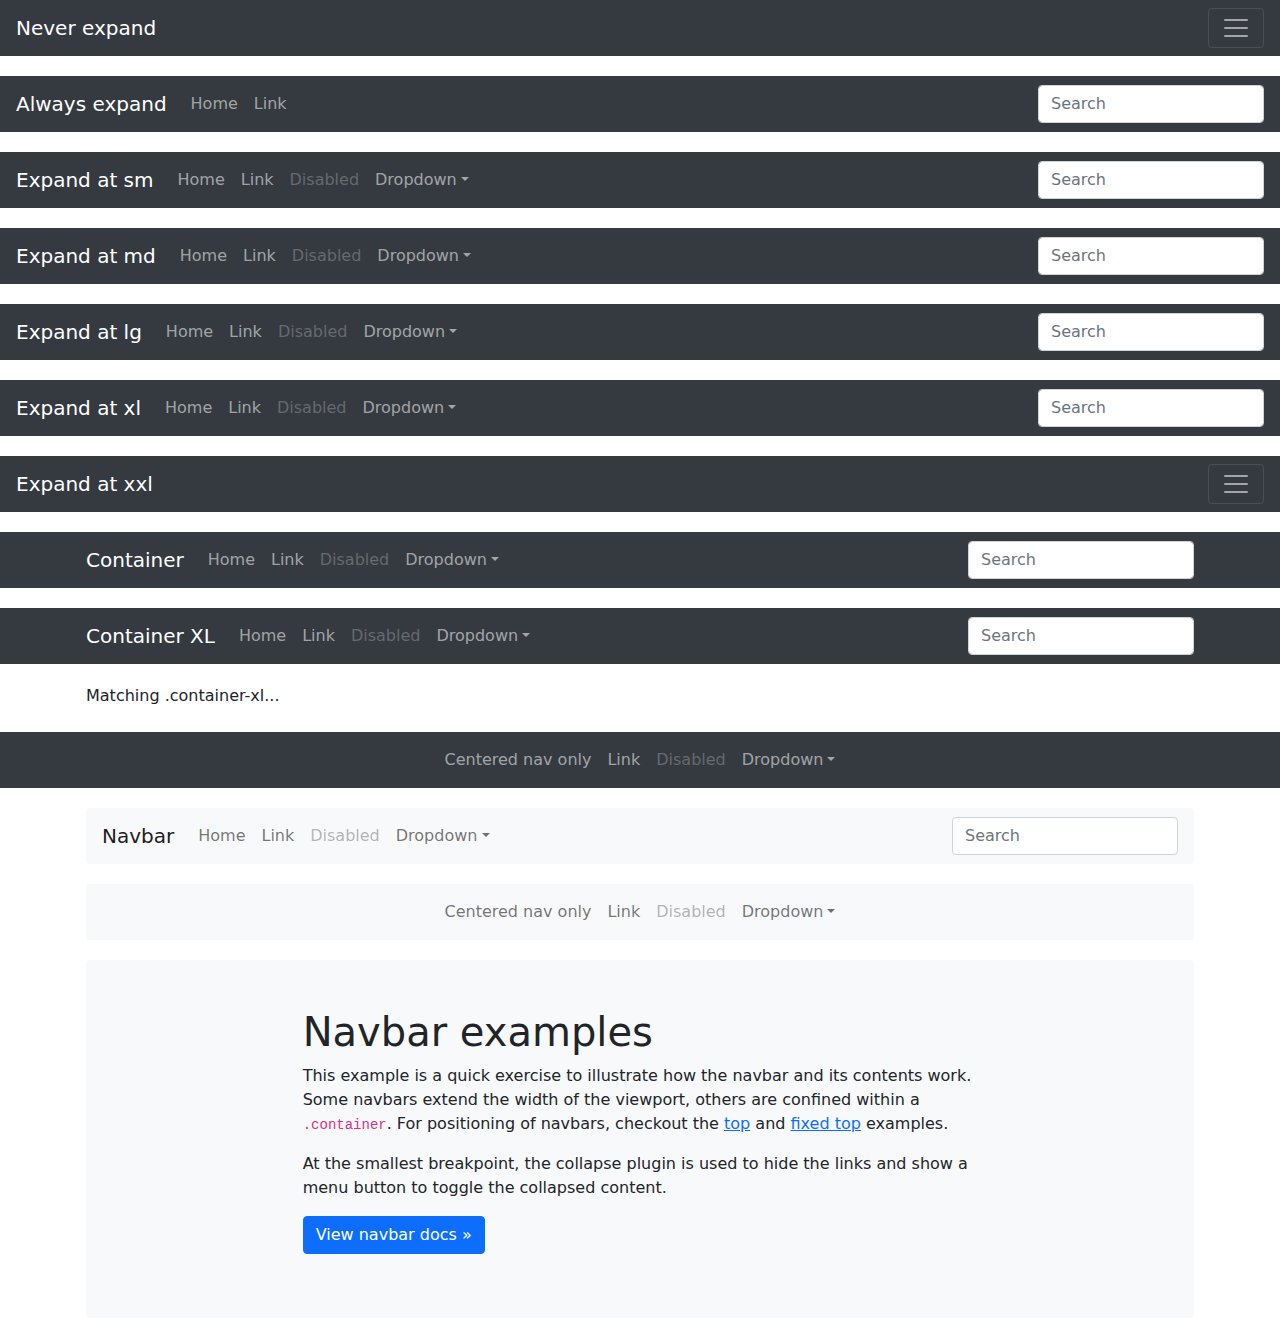
<file: bootstrap-5.0.0-alpha1-examples/bootstrap-5.0.0-alpha1-examples/navbars/index.html>
<!doctype html>
<html lang="en">
  <head>
    <meta charset="utf-8">
    <meta name="viewport" content="width=device-width, initial-scale=1">
    <meta name="description" content="">
    <meta name="author" content="Mark Otto, Jacob Thornton, and Bootstrap contributors">
    <meta name="generator" content="Hugo 0.72.0">
    <title>Navbar Template · Bootstrap</title>

    <link rel="canonical" href="https://v5.getbootstrap.com/docs/5.0/examples/navbars/">

    

    <!-- Bootstrap core CSS -->
<link href="../assets/dist/css/bootstrap.min.css" rel="stylesheet">

    <style>
      .bd-placeholder-img {
        font-size: 1.125rem;
        text-anchor: middle;
        -webkit-user-select: none;
        -moz-user-select: none;
        -ms-user-select: none;
        user-select: none;
      }

      @media (min-width: 768px) {
        .bd-placeholder-img-lg {
          font-size: 3.5rem;
        }
      }
    </style>

    
    <!-- Custom styles for this template -->
    <link href="navbar.css" rel="stylesheet">
  </head>
  <body>
    
<nav class="navbar navbar-dark bg-dark">
  <div class="container-fluid">
    <a class="navbar-brand" href="#">Never expand</a>
    <button class="navbar-toggler" type="button" data-toggle="collapse" data-target="#navbarsExample01" aria-controls="navbarsExample01" aria-expanded="false" aria-label="Toggle navigation">
      <span class="navbar-toggler-icon"></span>
    </button>

    <div class="collapse navbar-collapse" id="navbarsExample01">
      <ul class="navbar-nav mr-auto mb-2">
        <li class="nav-item active">
          <a class="nav-link" aria-current="page" href="#">Home</a>
        </li>
        <li class="nav-item">
          <a class="nav-link" href="#">Link</a>
        </li>
        <li class="nav-item">
          <a class="nav-link disabled" href="#" tabindex="-1" aria-disabled="true">Disabled</a>
        </li>
        <li class="nav-item dropdown">
          <a class="nav-link dropdown-toggle" href="#" id="dropdown01" data-toggle="dropdown" aria-expanded="false">Dropdown</a>
          <ul class="dropdown-menu" aria-labelledby="dropdown01">
            <li><a class="dropdown-item" href="#">Action</a></li>
            <li><a class="dropdown-item" href="#">Another action</a></li>
            <li><a class="dropdown-item" href="#">Something else here</a></li>
          </ul>
        </li>
      </ul>
      <form>
        <input class="form-control" type="text" placeholder="Search" aria-label="Search">
      </form>
    </div>
  </div>
</nav>

<nav class="navbar navbar-expand navbar-dark bg-dark">
  <div class="container-fluid">
    <a class="navbar-brand" href="#">Always expand</a>
    <button class="navbar-toggler" type="button" data-toggle="collapse" data-target="#navbarsExample02" aria-controls="navbarsExample02" aria-expanded="false" aria-label="Toggle navigation">
      <span class="navbar-toggler-icon"></span>
    </button>

    <div class="collapse navbar-collapse" id="navbarsExample02">
      <ul class="navbar-nav mr-auto">
        <li class="nav-item active">
          <a class="nav-link" aria-current="page" href="#">Home</a>
        </li>
        <li class="nav-item">
          <a class="nav-link" href="#">Link</a>
        </li>
      </ul>
      <form>
        <input class="form-control" type="text" placeholder="Search" aria-label="Search">
      </form>
    </div>
  </div>
</nav>

<nav class="navbar navbar-expand-sm navbar-dark bg-dark">
  <div class="container-fluid">
    <a class="navbar-brand" href="#">Expand at sm</a>
    <button class="navbar-toggler" type="button" data-toggle="collapse" data-target="#navbarsExample03" aria-controls="navbarsExample03" aria-expanded="false" aria-label="Toggle navigation">
      <span class="navbar-toggler-icon"></span>
    </button>

    <div class="collapse navbar-collapse" id="navbarsExample03">
      <ul class="navbar-nav mr-auto mb-2 mb-sm-0">
        <li class="nav-item active">
          <a class="nav-link" aria-current="page" href="#">Home</a>
        </li>
        <li class="nav-item">
          <a class="nav-link" href="#">Link</a>
        </li>
        <li class="nav-item">
          <a class="nav-link disabled" href="#" tabindex="-1" aria-disabled="true">Disabled</a>
        </li>
        <li class="nav-item dropdown">
          <a class="nav-link dropdown-toggle" href="#" id="dropdown03" data-toggle="dropdown" aria-expanded="false">Dropdown</a>
          <ul class="dropdown-menu" aria-labelledby="dropdown03">
            <li><a class="dropdown-item" href="#">Action</a></li>
            <li><a class="dropdown-item" href="#">Another action</a></li>
            <li><a class="dropdown-item" href="#">Something else here</a></li>
          </ul>
        </li>
      </ul>
      <form>
        <input class="form-control" type="text" placeholder="Search" aria-label="Search">
      </form>
    </div>
  </div>
</nav>

<nav class="navbar navbar-expand-md navbar-dark bg-dark">
  <div class="container-fluid">
    <a class="navbar-brand" href="#">Expand at md</a>
    <button class="navbar-toggler" type="button" data-toggle="collapse" data-target="#navbarsExample04" aria-controls="navbarsExample04" aria-expanded="false" aria-label="Toggle navigation">
      <span class="navbar-toggler-icon"></span>
    </button>

    <div class="collapse navbar-collapse" id="navbarsExample04">
      <ul class="navbar-nav mr-auto mb-2 mb-md-0">
        <li class="nav-item active">
          <a class="nav-link" aria-current="page" href="#">Home</a>
        </li>
        <li class="nav-item">
          <a class="nav-link" href="#">Link</a>
        </li>
        <li class="nav-item">
          <a class="nav-link disabled" href="#" tabindex="-1" aria-disabled="true">Disabled</a>
        </li>
        <li class="nav-item dropdown">
          <a class="nav-link dropdown-toggle" href="#" id="dropdown04" data-toggle="dropdown" aria-expanded="false">Dropdown</a>
          <ul class="dropdown-menu" aria-labelledby="dropdown04">
            <li><a class="dropdown-item" href="#">Action</a></li>
            <li><a class="dropdown-item" href="#">Another action</a></li>
            <li><a class="dropdown-item" href="#">Something else here</a></li>
          </ul>
        </li>
      </ul>
      <form>
        <input class="form-control" type="text" placeholder="Search" aria-label="Search">
      </form>
    </div>
  </div>
</nav>

<nav class="navbar navbar-expand-lg navbar-dark bg-dark">
  <div class="container-fluid">
    <a class="navbar-brand" href="#">Expand at lg</a>
    <button class="navbar-toggler" type="button" data-toggle="collapse" data-target="#navbarsExample05" aria-controls="navbarsExample05" aria-expanded="false" aria-label="Toggle navigation">
      <span class="navbar-toggler-icon"></span>
    </button>

    <div class="collapse navbar-collapse" id="navbarsExample05">
      <ul class="navbar-nav mr-auto mb-2 mb-lg-0">
        <li class="nav-item active">
          <a class="nav-link" aria-current="page" href="#">Home</a>
        </li>
        <li class="nav-item">
          <a class="nav-link" href="#">Link</a>
        </li>
        <li class="nav-item">
          <a class="nav-link disabled" href="#" tabindex="-1" aria-disabled="true">Disabled</a>
        </li>
        <li class="nav-item dropdown">
          <a class="nav-link dropdown-toggle" href="#" id="dropdown05" data-toggle="dropdown" aria-expanded="false">Dropdown</a>
          <ul class="dropdown-menu" aria-labelledby="dropdown05">
            <li><a class="dropdown-item" href="#">Action</a></li>
            <li><a class="dropdown-item" href="#">Another action</a></li>
            <li><a class="dropdown-item" href="#">Something else here</a></li>
          </ul>
        </li>
      </ul>
      <form>
        <input class="form-control" type="text" placeholder="Search" aria-label="Search">
      </form>
    </div>
  </div>
</nav>

<nav class="navbar navbar-expand-xl navbar-dark bg-dark">
  <div class="container-fluid">
    <a class="navbar-brand" href="#">Expand at xl</a>
    <button class="navbar-toggler" type="button" data-toggle="collapse" data-target="#navbarsExample06" aria-controls="navbarsExample06" aria-expanded="false" aria-label="Toggle navigation">
      <span class="navbar-toggler-icon"></span>
    </button>

    <div class="collapse navbar-collapse" id="navbarsExample06">
      <ul class="navbar-nav mr-auto mb-2 mb-xl-0">
        <li class="nav-item active">
          <a class="nav-link" aria-current="page" href="#">Home</a>
        </li>
        <li class="nav-item">
          <a class="nav-link" href="#">Link</a>
        </li>
        <li class="nav-item">
          <a class="nav-link disabled" href="#" tabindex="-1" aria-disabled="true">Disabled</a>
        </li>
        <li class="nav-item dropdown">
          <a class="nav-link dropdown-toggle" href="#" id="dropdown06" data-toggle="dropdown" aria-expanded="false">Dropdown</a>
          <ul class="dropdown-menu" aria-labelledby="dropdown06">
            <li><a class="dropdown-item" href="#">Action</a></li>
            <li><a class="dropdown-item" href="#">Another action</a></li>
            <li><a class="dropdown-item" href="#">Something else here</a></li>
          </ul>
        </li>
      </ul>
      <form>
        <input class="form-control" type="text" placeholder="Search" aria-label="Search">
      </form>
    </div>
  </div>
</nav>

<nav class="navbar navbar-expand-xxl navbar-dark bg-dark">
  <div class="container-fluid">
    <a class="navbar-brand" href="#">Expand at xxl</a>
    <button class="navbar-toggler" type="button" data-toggle="collapse" data-target="#navbarsExampleXxl" aria-controls="navbarsExampleXxl" aria-expanded="false" aria-label="Toggle navigation">
      <span class="navbar-toggler-icon"></span>
    </button>

    <div class="collapse navbar-collapse" id="navbarsExampleXxl">
      <ul class="navbar-nav mr-auto mb-2 mb-xl-0">
        <li class="nav-item active">
          <a class="nav-link" aria-current="page" href="#">Home</a>
        </li>
        <li class="nav-item">
          <a class="nav-link" href="#">Link</a>
        </li>
        <li class="nav-item">
          <a class="nav-link disabled" href="#" tabindex="-1" aria-disabled="true">Disabled</a>
        </li>
        <li class="nav-item dropdown">
          <a class="nav-link dropdown-toggle" href="#" id="dropdownXxl" data-toggle="dropdown" aria-expanded="false">Dropdown</a>
          <ul class="dropdown-menu" aria-labelledby="dropdownXxl">
            <li><a class="dropdown-item" href="#">Action</a></li>
            <li><a class="dropdown-item" href="#">Another action</a></li>
            <li><a class="dropdown-item" href="#">Something else here</a></li>
          </ul>
        </li>
      </ul>
      <form>
        <input class="form-control" type="text" placeholder="Search" aria-label="Search">
      </form>
    </div>
  </div>
</nav>

<nav class="navbar navbar-expand-lg navbar-dark bg-dark">
  <div class="container">
    <a class="navbar-brand" href="#">Container</a>
    <button class="navbar-toggler" type="button" data-toggle="collapse" data-target="#navbarsExample07" aria-controls="navbarsExample07" aria-expanded="false" aria-label="Toggle navigation">
      <span class="navbar-toggler-icon"></span>
    </button>

    <div class="collapse navbar-collapse" id="navbarsExample07">
      <ul class="navbar-nav mr-auto mb-2 mb-lg-0">
        <li class="nav-item active">
          <a class="nav-link" aria-current="page" href="#">Home</a>
        </li>
        <li class="nav-item">
          <a class="nav-link" href="#">Link</a>
        </li>
        <li class="nav-item">
          <a class="nav-link disabled" href="#" tabindex="-1" aria-disabled="true">Disabled</a>
        </li>
        <li class="nav-item dropdown">
          <a class="nav-link dropdown-toggle" href="#" id="dropdown07" data-toggle="dropdown" aria-expanded="false">Dropdown</a>
          <ul class="dropdown-menu" aria-labelledby="dropdown07">
            <li><a class="dropdown-item" href="#">Action</a></li>
            <li><a class="dropdown-item" href="#">Another action</a></li>
            <li><a class="dropdown-item" href="#">Something else here</a></li>
          </ul>
        </li>
      </ul>
      <form>
        <input class="form-control" type="text" placeholder="Search" aria-label="Search">
      </form>
    </div>
  </div>
</nav>

<nav class="navbar navbar-expand-lg navbar-dark bg-dark">
  <div class="container-xl">
    <a class="navbar-brand" href="#">Container XL</a>
    <button class="navbar-toggler" type="button" data-toggle="collapse" data-target="#navbarsExample07XL" aria-controls="navbarsExample07XL" aria-expanded="false" aria-label="Toggle navigation">
      <span class="navbar-toggler-icon"></span>
    </button>

    <div class="collapse navbar-collapse" id="navbarsExample07XL">
      <ul class="navbar-nav mr-auto mb-2 mb-lg-0">
        <li class="nav-item active">
          <a class="nav-link" aria-current="page" href="#">Home</a>
        </li>
        <li class="nav-item">
          <a class="nav-link" href="#">Link</a>
        </li>
        <li class="nav-item">
          <a class="nav-link disabled" href="#" tabindex="-1" aria-disabled="true">Disabled</a>
        </li>
        <li class="nav-item dropdown">
          <a class="nav-link dropdown-toggle" href="#" id="dropdown07XL" data-toggle="dropdown" aria-expanded="false">Dropdown</a>
          <ul class="dropdown-menu" aria-labelledby="dropdown07XL">
            <li><a class="dropdown-item" href="#">Action</a></li>
            <li><a class="dropdown-item" href="#">Another action</a></li>
            <li><a class="dropdown-item" href="#">Something else here</a></li>
          </ul>
        </li>
      </ul>
      <form>
        <input class="form-control" type="text" placeholder="Search" aria-label="Search">
      </form>
    </div>
  </div>
</nav>

<div class="container-xl mb-4">
  Matching .container-xl...
</div>

<nav class="navbar navbar-expand-lg navbar-dark bg-dark">
  <div class="container-fluid">
    <button class="navbar-toggler" type="button" data-toggle="collapse" data-target="#navbarsExample08" aria-controls="navbarsExample08" aria-expanded="false" aria-label="Toggle navigation">
      <span class="navbar-toggler-icon"></span>
    </button>

    <div class="collapse navbar-collapse justify-content-md-center" id="navbarsExample08">
      <ul class="navbar-nav">
        <li class="nav-item active">
          <a class="nav-link" aria-current="page" href="#">Centered nav only</a>
        </li>
        <li class="nav-item">
          <a class="nav-link" href="#">Link</a>
        </li>
        <li class="nav-item">
          <a class="nav-link disabled" href="#" tabindex="-1" aria-disabled="true">Disabled</a>
        </li>
        <li class="nav-item dropdown">
          <a class="nav-link dropdown-toggle" href="#" id="dropdown08" data-toggle="dropdown" aria-expanded="false">Dropdown</a>
          <ul class="dropdown-menu" aria-labelledby="dropdown08">
            <li><a class="dropdown-item" href="#">Action</a></li>
            <li><a class="dropdown-item" href="#">Another action</a></li>
            <li><a class="dropdown-item" href="#">Something else here</a></li>
          </ul>
        </li>
      </ul>
    </div>
  </div>
</nav>

<div class="container">
  <nav class="navbar navbar-expand-lg navbar-light bg-light rounded">
    <div class="container-fluid">
      <a class="navbar-brand" href="#">Navbar</a>
      <button class="navbar-toggler" type="button" data-toggle="collapse" data-target="#navbarsExample09" aria-controls="navbarsExample09" aria-expanded="false" aria-label="Toggle navigation">
        <span class="navbar-toggler-icon"></span>
      </button>

      <div class="collapse navbar-collapse" id="navbarsExample09">
        <ul class="navbar-nav mr-auto mb-2 mb-lg-0">
          <li class="nav-item active">
            <a class="nav-link" aria-current="page" href="#">Home</a>
          </li>
          <li class="nav-item">
            <a class="nav-link" href="#">Link</a>
          </li>
          <li class="nav-item">
            <a class="nav-link disabled" href="#" tabindex="-1" aria-disabled="true">Disabled</a>
          </li>
          <li class="nav-item dropdown">
            <a class="nav-link dropdown-toggle" href="#" id="dropdown09" data-toggle="dropdown" aria-expanded="false">Dropdown</a>
            <ul class="dropdown-menu" aria-labelledby="dropdown09">
              <li><a class="dropdown-item" href="#">Action</a></li>
              <li><a class="dropdown-item" href="#">Another action</a></li>
              <li><a class="dropdown-item" href="#">Something else here</a></li>
            </ul>
          </li>
        </ul>
        <form>
          <input class="form-control" type="text" placeholder="Search" aria-label="Search">
        </form>
      </div>
    </div>
  </nav>

  <nav class="navbar navbar-expand-lg navbar-light bg-light rounded">
    <div class="container-fluid">
      <button class="navbar-toggler" type="button" data-toggle="collapse" data-target="#navbarsExample10" aria-controls="navbarsExample10" aria-expanded="false" aria-label="Toggle navigation">
        <span class="navbar-toggler-icon"></span>
      </button>

      <div class="collapse navbar-collapse justify-content-md-center" id="navbarsExample10">
        <ul class="navbar-nav">
          <li class="nav-item active">
            <a class="nav-link" aria-current="page" href="#">Centered nav only</a>
          </li>
          <li class="nav-item">
            <a class="nav-link" href="#">Link</a>
          </li>
          <li class="nav-item">
            <a class="nav-link disabled" href="#" tabindex="-1" aria-disabled="true">Disabled</a>
          </li>
          <li class="nav-item dropdown">
            <a class="nav-link dropdown-toggle" href="#" id="dropdown10" data-toggle="dropdown" aria-expanded="false">Dropdown</a>
            <ul class="dropdown-menu" aria-labelledby="dropdown10">
              <li><a class="dropdown-item" href="#">Action</a></li>
              <li><a class="dropdown-item" href="#">Another action</a></li>
              <li><a class="dropdown-item" href="#">Something else here</a></li>
            </ul>
          </li>
        </ul>
      </div>
    </div>
  </nav>

  <main>
    <div class="bg-light p-5 rounded">
      <div class="col-sm-8 mx-auto">
        <h1>Navbar examples</h1>
        <p>This example is a quick exercise to illustrate how the navbar and its contents work. Some navbars extend the width of the viewport, others are confined within a <code>.container</code>. For positioning of navbars, checkout the <a href="../examples/navbar-static/">top</a> and <a href="../examples/navbar-fixed/">fixed top</a> examples.</p>
        <p>At the smallest breakpoint, the collapse plugin is used to hide the links and show a menu button to toggle the collapsed content.</p>
        <p>
          <a class="btn btn-primary" href="../components/navbar/" role="button">View navbar docs &raquo;</a>
        </p>
      </div>
    </div>
  </main>
</div>


    <script src="../assets/dist/js/bootstrap.bundle.min.js"></script>

      
  </body>
</html>
</file>
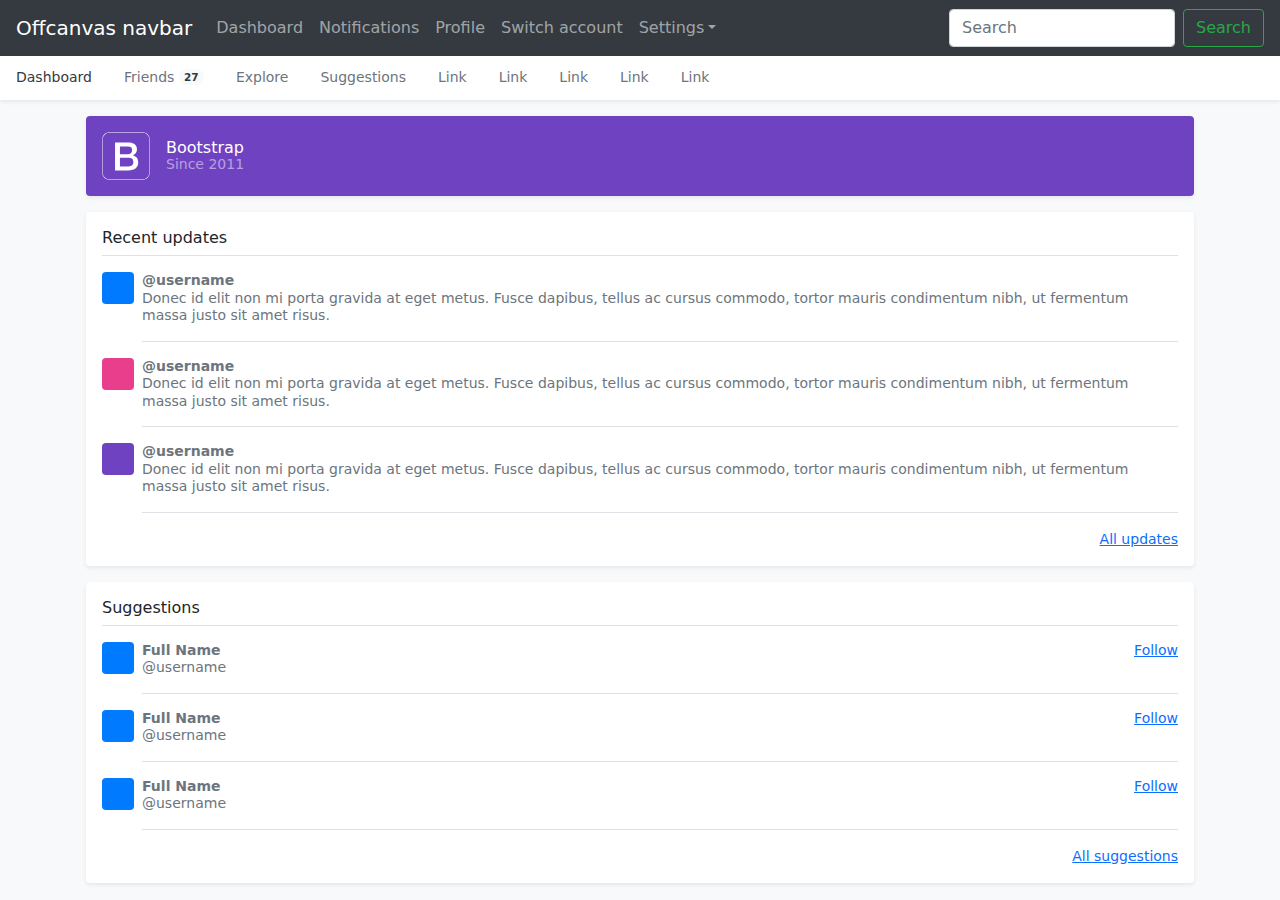
<file: bootstrap-5.0.0-alpha1-examples/bootstrap-5.0.0-alpha1-examples/offcanvas/index.html>
<!doctype html>
<html lang="en">
  <head>
    <meta charset="utf-8">
    <meta name="viewport" content="width=device-width, initial-scale=1">
    <meta name="description" content="">
    <meta name="author" content="Mark Otto, Jacob Thornton, and Bootstrap contributors">
    <meta name="generator" content="Hugo 0.72.0">
    <title>Offcanvas template · Bootstrap</title>

    <link rel="canonical" href="https://v5.getbootstrap.com/docs/5.0/examples/offcanvas/">

    

    <!-- Bootstrap core CSS -->
<link href="../assets/dist/css/bootstrap.min.css" rel="stylesheet">

    <style>
      .bd-placeholder-img {
        font-size: 1.125rem;
        text-anchor: middle;
        -webkit-user-select: none;
        -moz-user-select: none;
        -ms-user-select: none;
        user-select: none;
      }

      @media (min-width: 768px) {
        .bd-placeholder-img-lg {
          font-size: 3.5rem;
        }
      }
    </style>

    
    <!-- Custom styles for this template -->
    <link href="offcanvas.css" rel="stylesheet">
  </head>
  <body class="bg-light">
    
<nav class="navbar navbar-expand-lg fixed-top navbar-dark bg-dark">
  <div class="container-fluid">
    <a class="navbar-brand" href="#">Offcanvas navbar</a>
    <button class="navbar-toggler p-0 border-0" type="button" data-toggle="offcanvas">
      <span class="navbar-toggler-icon"></span>
    </button>

    <div class="navbar-collapse offcanvas-collapse" id="navbarsExampleDefault">
      <ul class="navbar-nav mr-auto mb-2 mb-lg-0">
        <li class="nav-item active">
          <a class="nav-link" aria-current="page" href="#">Dashboard</a>
        </li>
        <li class="nav-item">
          <a class="nav-link" href="#">Notifications</a>
        </li>
        <li class="nav-item">
          <a class="nav-link" href="#">Profile</a>
        </li>
        <li class="nav-item">
          <a class="nav-link" href="#">Switch account</a>
        </li>
        <li class="nav-item dropdown">
          <a class="nav-link dropdown-toggle" href="#" id="dropdown01" data-toggle="dropdown" aria-expanded="false">Settings</a>
          <ul class="dropdown-menu" aria-labelledby="dropdown01">
            <li><a class="dropdown-item" href="#">Action</a></li>
            <li><a class="dropdown-item" href="#">Another action</a></li>
            <li><a class="dropdown-item" href="#">Something else here</a></li>
          </ul>
        </li>
      </ul>
      <form class="d-flex">
        <input class="form-control mr-2" type="search" placeholder="Search" aria-label="Search">
        <button class="btn btn-outline-success" type="submit">Search</button>
      </form>
    </div>
  </div>
</nav>

<div class="nav-scroller bg-white shadow-sm">
  <nav class="nav nav-underline">
    <a class="nav-link active" aria-current="page" href="#">Dashboard</a>
    <a class="nav-link" href="#">
      Friends
      <span class="badge bg-light text-dark rounded-pill align-text-bottom">27</span>
    </a>
    <a class="nav-link" href="#">Explore</a>
    <a class="nav-link" href="#">Suggestions</a>
    <a class="nav-link" href="#">Link</a>
    <a class="nav-link" href="#">Link</a>
    <a class="nav-link" href="#">Link</a>
    <a class="nav-link" href="#">Link</a>
    <a class="nav-link" href="#">Link</a>
  </nav>
</div>

<main class="container">
  <div class="d-flex align-items-center p-3 my-3 text-white-50 bg-purple rounded shadow-sm">
    <img class="mr-3" src="../assets/brand/bootstrap-outline.svg" alt="" width="48" height="48">
    <div class="lh-1">
      <h6 class="mb-0 text-white lh-1">Bootstrap</h6>
      <small>Since 2011</small>
    </div>
  </div>

  <div class="my-3 p-3 bg-white rounded shadow-sm">
    <h6 class="border-bottom pb-2 mb-0">Recent updates</h6>
    <div class="d-flex text-muted pt-3">
      <svg class="bd-placeholder-img flex-shrink-0 mr-2 rounded" width="32" height="32" xmlns="http://www.w3.org/2000/svg" aria-label="Placeholder: 32x32" preserveAspectRatio="xMidYMid slice" role="img" focusable="false"><title>Placeholder</title><rect width="100%" height="100%" fill="#007bff"/><text x="50%" y="50%" fill="#007bff" dy=".3em">32x32</text></svg>

      <p class="pb-3 mb-0 small lh-sm border-bottom">
        <strong class="d-block text-gray-dark">@username</strong>
        Donec id elit non mi porta gravida at eget metus. Fusce dapibus, tellus ac cursus commodo, tortor mauris condimentum nibh, ut fermentum massa justo sit amet risus.
      </p>
    </div>
    <div class="d-flex text-muted pt-3">
      <svg class="bd-placeholder-img flex-shrink-0 mr-2 rounded" width="32" height="32" xmlns="http://www.w3.org/2000/svg" aria-label="Placeholder: 32x32" preserveAspectRatio="xMidYMid slice" role="img" focusable="false"><title>Placeholder</title><rect width="100%" height="100%" fill="#e83e8c"/><text x="50%" y="50%" fill="#e83e8c" dy=".3em">32x32</text></svg>

      <p class="pb-3 mb-0 small lh-sm border-bottom">
        <strong class="d-block text-gray-dark">@username</strong>
        Donec id elit non mi porta gravida at eget metus. Fusce dapibus, tellus ac cursus commodo, tortor mauris condimentum nibh, ut fermentum massa justo sit amet risus.
      </p>
    </div>
    <div class="d-flex text-muted pt-3">
      <svg class="bd-placeholder-img flex-shrink-0 mr-2 rounded" width="32" height="32" xmlns="http://www.w3.org/2000/svg" aria-label="Placeholder: 32x32" preserveAspectRatio="xMidYMid slice" role="img" focusable="false"><title>Placeholder</title><rect width="100%" height="100%" fill="#6f42c1"/><text x="50%" y="50%" fill="#6f42c1" dy=".3em">32x32</text></svg>

      <p class="pb-3 mb-0 small lh-sm border-bottom">
        <strong class="d-block text-gray-dark">@username</strong>
        Donec id elit non mi porta gravida at eget metus. Fusce dapibus, tellus ac cursus commodo, tortor mauris condimentum nibh, ut fermentum massa justo sit amet risus.
      </p>
    </div>
    <small class="d-block text-right mt-3">
      <a href="#">All updates</a>
    </small>
  </div>

  <div class="my-3 p-3 bg-white rounded shadow-sm">
    <h6 class="border-bottom pb-2 mb-0">Suggestions</h6>
    <div class="d-flex text-muted pt-3">
      <svg class="bd-placeholder-img flex-shrink-0 mr-2 rounded" width="32" height="32" xmlns="http://www.w3.org/2000/svg" aria-label="Placeholder: 32x32" preserveAspectRatio="xMidYMid slice" role="img" focusable="false"><title>Placeholder</title><rect width="100%" height="100%" fill="#007bff"/><text x="50%" y="50%" fill="#007bff" dy=".3em">32x32</text></svg>

      <div class="pb-3 mb-0 small lh-sm border-bottom w-100">
        <div class="d-flex justify-content-between">
          <strong class="text-gray-dark">Full Name</strong>
          <a href="#">Follow</a>
        </div>
        <span class="d-block">@username</span>
      </div>
    </div>
    <div class="d-flex text-muted pt-3">
      <svg class="bd-placeholder-img flex-shrink-0 mr-2 rounded" width="32" height="32" xmlns="http://www.w3.org/2000/svg" aria-label="Placeholder: 32x32" preserveAspectRatio="xMidYMid slice" role="img" focusable="false"><title>Placeholder</title><rect width="100%" height="100%" fill="#007bff"/><text x="50%" y="50%" fill="#007bff" dy=".3em">32x32</text></svg>

      <div class="pb-3 mb-0 small lh-sm border-bottom w-100">
        <div class="d-flex justify-content-between">
          <strong class="text-gray-dark">Full Name</strong>
          <a href="#">Follow</a>
        </div>
        <span class="d-block">@username</span>
      </div>
    </div>
    <div class="d-flex text-muted pt-3">
      <svg class="bd-placeholder-img flex-shrink-0 mr-2 rounded" width="32" height="32" xmlns="http://www.w3.org/2000/svg" aria-label="Placeholder: 32x32" preserveAspectRatio="xMidYMid slice" role="img" focusable="false"><title>Placeholder</title><rect width="100%" height="100%" fill="#007bff"/><text x="50%" y="50%" fill="#007bff" dy=".3em">32x32</text></svg>

      <div class="pb-3 mb-0 small lh-sm border-bottom w-100">
        <div class="d-flex justify-content-between">
          <strong class="text-gray-dark">Full Name</strong>
          <a href="#">Follow</a>
        </div>
        <span class="d-block">@username</span>
      </div>
    </div>
    <small class="d-block text-right mt-3">
      <a href="#">All suggestions</a>
    </small>
  </div>
</main>


    <script src="../assets/dist/js/bootstrap.bundle.min.js"></script>

      <script src="offcanvas.js"></script>
  </body>
</html>
</file>
<file: bootstrap-5.0.0-alpha1-examples/bootstrap-5.0.0-alpha1-examples/blog/blog.css>
/* stylelint-disable selector-list-comma-newline-after */

.blog-header {
  line-height: 1;
  border-bottom: 1px solid #e5e5e5;
}

.blog-header-logo {
  font-family: "Playfair Display", Georgia, "Times New Roman", serif;
  font-size: 2.25rem;
}

.blog-header-logo:hover {
  text-decoration: none;
}

h1, h2, h3, h4, h5, h6 {
  font-family: "Playfair Display", Georgia, "Times New Roman", serif;
}

.display-4 {
  font-size: 2.5rem;
}
@media (min-width: 768px) {
  .display-4 {
    font-size: 3rem;
  }
}

.nav-scroller {
  position: relative;
  z-index: 2;
  height: 2.75rem;
  overflow-y: hidden;
}

.nav-scroller .nav {
  display: flex;
  flex-wrap: nowrap;
  padding-bottom: 1rem;
  margin-top: -1px;
  overflow-x: auto;
  text-align: center;
  white-space: nowrap;
  -webkit-overflow-scrolling: touch;
}

.nav-scroller .nav-link {
  padding-top: .75rem;
  padding-bottom: .75rem;
  font-size: .875rem;
}

.card-img-right {
  height: 100%;
  border-radius: 0 3px 3px 0;
}

.flex-auto {
  flex: 0 0 auto;
}

.h-250 { height: 250px; }
@media (min-width: 768px) {
  .h-md-250 { height: 250px; }
}

/* Pagination */
.blog-pagination {
  margin-bottom: 4rem;
}
.blog-pagination > .btn {
  border-radius: 2rem;
}

/*
 * Blog posts
 */
.blog-post {
  margin-bottom: 4rem;
}
.blog-post-title {
  margin-bottom: .25rem;
  font-size: 2.5rem;
}
.blog-post-meta {
  margin-bottom: 1.25rem;
  color: #727272;
}

/*
 * Footer
 */
.blog-footer {
  padding: 2.5rem 0;
  color: #727272;
  text-align: center;
  background-color: #f9f9f9;
  border-top: .05rem solid #e5e5e5;
}
.blog-footer p:last-child {
  margin-bottom: 0;
}
</file>
<file: bootstrap-5.0.0-alpha1-examples/bootstrap-5.0.0-alpha1-examples/carousel/carousel.css>
/* GLOBAL STYLES
-------------------------------------------------- */
/* Padding below the footer and lighter body text */

body {
  padding-top: 3rem;
  padding-bottom: 3rem;
  color: #5a5a5a;
}


/* CUSTOMIZE THE CAROUSEL
-------------------------------------------------- */

/* Carousel base class */
.carousel {
  margin-bottom: 4rem;
}
/* Since positioning the image, we need to help out the caption */
.carousel-caption {
  bottom: 3rem;
  z-index: 10;
}

/* Declare heights because of positioning of img element */
.carousel-item {
  height: 32rem;
}
.carousel-item > img {
  position: absolute;
  top: 0;
  left: 0;
  min-width: 100%;
  height: 32rem;
}


/* MARKETING CONTENT
-------------------------------------------------- */

/* Center align the text within the three columns below the carousel */
.marketing .col-lg-4 {
  margin-bottom: 1.5rem;
  text-align: center;
}
.marketing h2 {
  font-weight: 400;
}
.marketing .col-lg-4 p {
  margin-right: .75rem;
  margin-left: .75rem;
}


/* Featurettes
------------------------- */

.featurette-divider {
  margin: 5rem 0; /* Space out the Bootstrap <hr> more */
}

/* Thin out the marketing headings */
.featurette-heading {
  font-weight: 300;
  line-height: 1;
  letter-spacing: -.05rem;
}


/* RESPONSIVE CSS
-------------------------------------------------- */

@media (min-width: 40em) {
  /* Bump up size of carousel content */
  .carousel-caption p {
    margin-bottom: 1.25rem;
    font-size: 1.25rem;
    line-height: 1.4;
  }

  .featurette-heading {
    font-size: 50px;
  }
}

@media (min-width: 62em) {
  .featurette-heading {
    margin-top: 7rem;
  }
}
</file>
<file: bootstrap-5.0.0-alpha1-examples/bootstrap-5.0.0-alpha1-examples/checkout/form-validation.css>
.container {
  max-width: 960px;
}
</file>
<file: bootstrap-5.0.0-alpha1-examples/bootstrap-5.0.0-alpha1-examples/cover/cover.css>
/*
 * Globals
 */


/* Custom default button */
.btn-secondary,
.btn-secondary:hover,
.btn-secondary:focus {
  color: #333;
  text-shadow: none; /* Prevent inheritance from `body` */
}


/*
 * Base structure
 */

body {
  text-shadow: 0 .05rem .1rem rgba(0, 0, 0, .5);
  box-shadow: inset 0 0 5rem rgba(0, 0, 0, .5);
}

.cover-container {
  max-width: 42em;
}


/*
 * Header
 */

.nav-masthead .nav-link {
  padding: .25rem 0;
  font-weight: 700;
  color: rgba(255, 255, 255, .5);
  background-color: transparent;
  border-bottom: .25rem solid transparent;
}

.nav-masthead .nav-link:hover,
.nav-masthead .nav-link:focus {
  border-bottom-color: rgba(255, 255, 255, .25);
}

.nav-masthead .nav-link + .nav-link {
  margin-left: 1rem;
}

.nav-masthead .active {
  color: #fff;
  border-bottom-color: #fff;
}
</file>
<file: bootstrap-5.0.0-alpha1-examples/bootstrap-5.0.0-alpha1-examples/floating-labels/floating-labels.css>
html,
body {
  height: 100%;
}

body {
  display: flex;
  align-items: center;
  padding-top: 40px;
  padding-bottom: 40px;
  background-color: #f5f5f5;
}

.form-signin {
  width: 100%;
  max-width: 420px;
  padding: 15px;
  margin: auto;
}

.form-label-group {
  position: relative;
  margin-bottom: 1rem;
}

.form-label-group > input,
.form-label-group > label {
  height: 3.125rem;
  padding: .75rem;
}

.form-label-group > label {
  position: absolute;
  top: 0;
  left: 0;
  display: block;
  width: 100%;
  color: #495057;
  pointer-events: none;
  cursor: text; /* Match the input under the label */
  border: 1px solid transparent;
  border-radius: .25rem;
  transition: all .1s ease-in-out;
}

.form-label-group input::-webkit-input-placeholder {
  color: transparent;
}

.form-label-group input::-ms-input-placeholder {
  color: transparent;
}

.form-label-group input::-moz-placeholder {
  color: transparent;
}

.form-label-group input::placeholder {
  color: transparent;
}

.form-label-group input:not(:-moz-placeholder-shown) {
  padding-top: 1.25rem;
  padding-bottom: .25rem;
}

.form-label-group input:not(:placeholder-shown) {
  padding-top: 1.25rem;
  padding-bottom: .25rem;
}

.form-label-group input:not(:-moz-placeholder-shown) ~ label {
  padding-top: .25rem;
  padding-bottom: .25rem;
  font-size: 12px;
  color: #777;
}

.form-label-group input:not(:placeholder-shown) ~ label {
  padding-top: .25rem;
  padding-bottom: .25rem;
  font-size: 12px;
  color: #777;
}

/* Fallback for Edge
-------------------------------------------------- */
@supports (-ms-ime-align: auto) {
  .form-label-group > label {
    display: none;
  }
  .form-label-group input::-ms-input-placeholder {
    color: #777;
  }
}
</file>
<file: bootstrap-5.0.0-alpha1-examples/bootstrap-5.0.0-alpha1-examples/grid/grid.css>
.themed-grid-col {
  padding-top: .75rem;
  padding-bottom: .75rem;
  background-color: rgba(86, 61, 124, .15);
  border: 1px solid rgba(86, 61, 124, .2);
}

.themed-container {
  padding: .75rem;
  margin-bottom: 1.5rem;
  background-color: rgba(0, 123, 255, .15);
  border: 1px solid rgba(0, 123, 255, .2);
}
</file>
<file: bootstrap-5.0.0-alpha1-examples/bootstrap-5.0.0-alpha1-examples/navbar-fixed/navbar-top-fixed.css>
/* Show it is fixed to the top */
body {
  min-height: 75rem;
  padding-top: 4.5rem;
}
</file>
<file: bootstrap-5.0.0-alpha1-examples/bootstrap-5.0.0-alpha1-examples/navbar-static/navbar-top.css>
/* Show it's not fixed to the top */
body {
  min-height: 75rem;
}
</file>
<file: bootstrap-5.0.0-alpha1-examples/bootstrap-5.0.0-alpha1-examples/navbars/navbar.css>
body {
  padding-bottom: 20px;
}

.navbar {
  margin-bottom: 20px;
}
</file>
<file: bootstrap-5.0.0-alpha1-examples/bootstrap-5.0.0-alpha1-examples/offcanvas/offcanvas.css>
html,
body {
  overflow-x: hidden; /* Prevent scroll on narrow devices */
}

body {
  padding-top: 56px;
}

@media (max-width: 991.98px) {
  .offcanvas-collapse {
    position: fixed;
    top: 56px; /* Height of navbar */
    bottom: 0;
    left: 100%;
    width: 100%;
    padding-right: 1rem;
    padding-left: 1rem;
    overflow-y: auto;
    visibility: hidden;
    background-color: #343a40;
    transition: transform .3s ease-in-out, visibility .3s ease-in-out;
  }
  .offcanvas-collapse.open {
    visibility: visible;
    transform: translateX(-100%);
  }
}

.nav-scroller {
  position: relative;
  z-index: 2;
  height: 2.75rem;
  overflow-y: hidden;
}

.nav-scroller .nav {
  display: flex;
  flex-wrap: nowrap;
  padding-bottom: 1rem;
  margin-top: -1px;
  overflow-x: auto;
  color: rgba(255, 255, 255, .75);
  text-align: center;
  white-space: nowrap;
  -webkit-overflow-scrolling: touch;
}

.nav-underline .nav-link {
  padding-top: .75rem;
  padding-bottom: .75rem;
  font-size: .875rem;
  color: #6c757d;
}

.nav-underline .nav-link:hover {
  color: #007bff;
}

.nav-underline .active {
  font-weight: 500;
  color: #343a40;
}

.text-white-50 { color: rgba(255, 255, 255, .5); }

.bg-purple { background-color: #6f42c1; }
</file>
